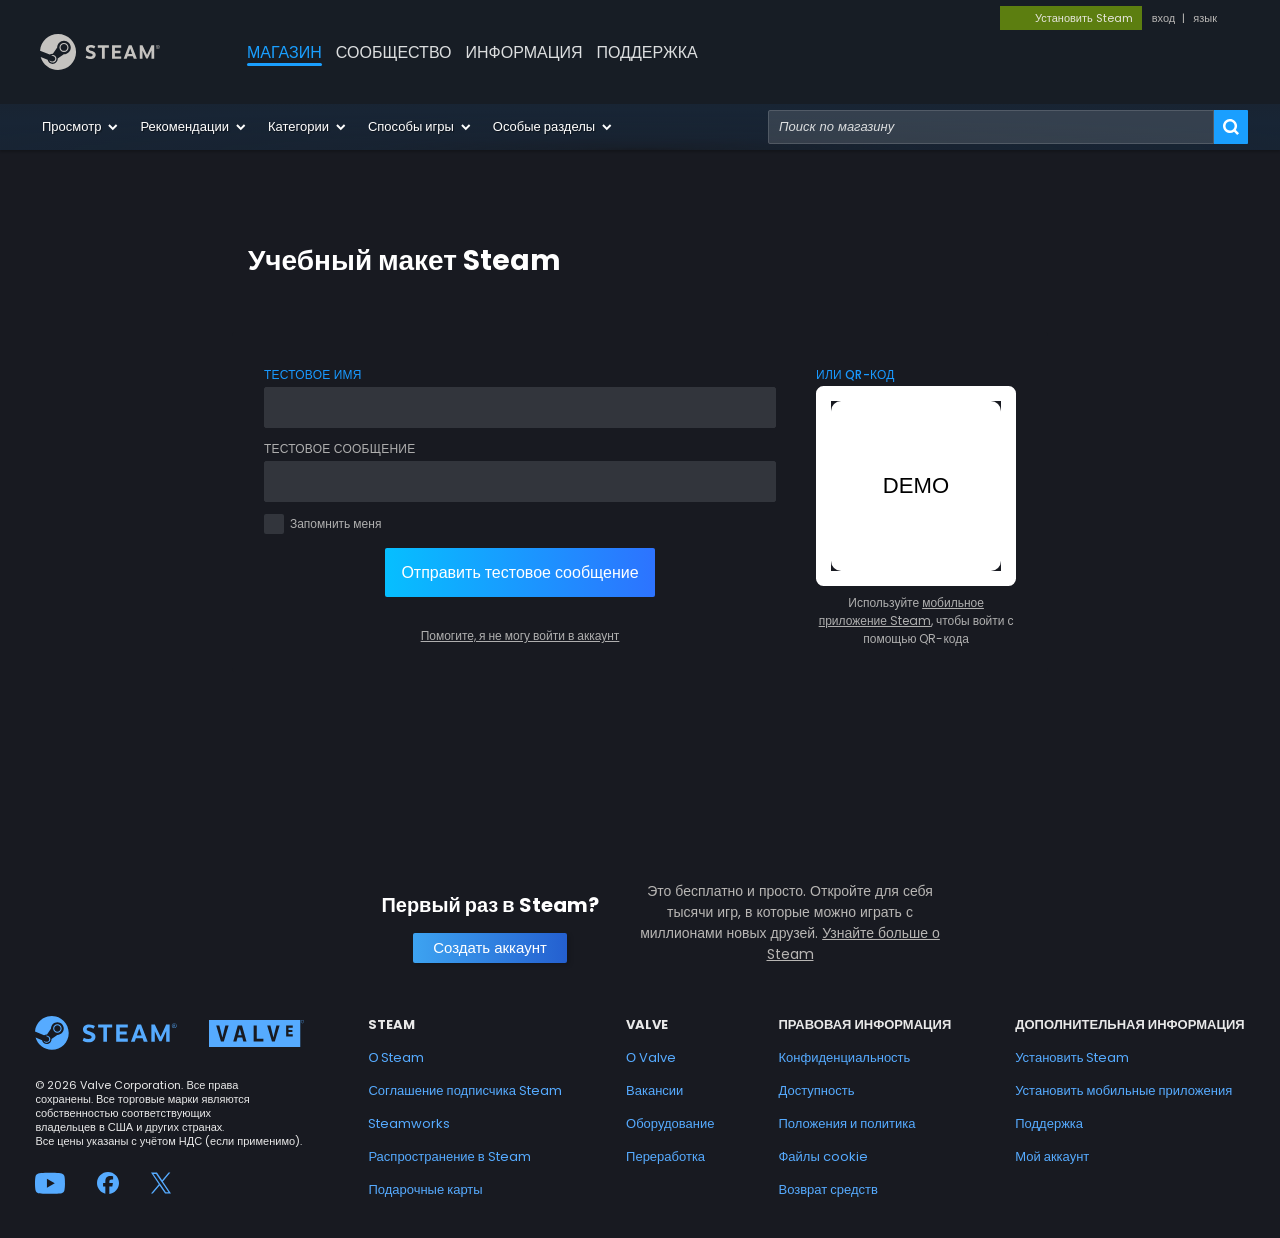
<file: Extra_Email/MiniHttpServer/static/Steam/index.html>
<!DOCTYPE html>
<html lang="ru"><head><meta charset="utf-8"/>
	<meta content="width=device-width,initial-scale=1" name="viewport"/>
	<meta content="#171a21" name="theme-color"/>
	<title>Учебный макет — Войти</title>
	<link href="images/img_c9ed4d5839.ico" rel="shortcut icon" type="image/x-icon"/>
	<link href="css/style.css" rel="stylesheet"/></head>
<body class="login v6 global widestore v7menu responsive_page">
<div class="responsive_page_frame with_header">
	<div aria-label="Мобильное меню" class="responsive_page_menu_ctn mainmenu" role="navigation">
		<div class="responsive_page_menu" id="responsive_page_menu">
			<div class="mainmenu_contents">
				<div class="mainmenu_contents_items">
					<a class="menuitem" href="https://help.steampowered.com/">Войти</a>
					<a class="menuitem supernav supernav_active" href="https://store.steampowered.com/">Магазин</a>
					<a class="menuitem supernav" href="https://steamcommunity.com/">Сообщество</a>
					<a class="menuitem" href="https://store.steampowered.com/about/">Информация</a>
					<a class="menuitem" href="https://help.steampowered.com/ru/">Поддержка</a>
					<div class="minor_menu_items">
						<div class="menuitem change_language_action">Изменить язык</div>
						<a class="menuitem" href="https://store.steampowered.com/mobile" rel="noreferrer" target="_blank">Скачать мобильное приложение Steam</a>
						<div class="menuitem" role="link">Полная версия</div>
					</div>
				</div>
				<div class="mainmenu_footer_spacer"></div>
				<div class="mainmenu_footer">
					<div class="mainmenu_footer_logo"><img src="images/img_009fe9d30f.png"/></div>
					© Valve Corporation. Все права сохранены. Все торговые марки являются собственностью соответствующих владельцев в США и других странах.
					<span class="mainmenu_valve_links">
<a href="https://store.steampowered.com/privacy_agreement/" target="_blank">Политика конфиденциальности</a>
 |  <a href="http://www.valvesoftware.com/legal.htm" target="_blank">Правовая информация</a>
 |  <a href="https://help.steampowered.com/faqs/view/10BB-D27A-6378-4436" target="_blank">Доступность</a>
 |  <a href="https://store.steampowered.com/subscriber_agreement/" target="_blank">Соглашение подписчика Steam</a>
 |  <a href="https://store.steampowered.com/steam_refunds/" target="_blank">Возврат средств</a>
 |  <a href="https://store.steampowered.com/account/cookiepreferences/" target="_blank">Файлы cookie</a>
</span>
				</div>
			</div>
		</div>
	</div>
	<div class="responsive_local_menu_tab"></div>
	<div class="responsive_header">
		<div class="responsive_header_content">
			<div id="responsive_menu_logo"><img height="100%" src="images/img_9dc5d7c00c.png"/></div>
			<div class="responsive_header_logo">
				<a href="https://store.steampowered.com/"><img alt="STEAM" border="0" height="36" src="images/img_138ceb0704.png"/></a>
			</div>
		</div>
	</div>
	<div class="responsive_page_content_overlay"></div>
	<div class="responsive_page_content">
		<div id="global_header" role="banner">
			<div class="content">
				<div class="logo">
<span id="logo_holder">
<a href="https://store.steampowered.com/"><img alt="Steam" height="44" src="images/img_503b286396.svg" width="144.5"/></a>
</span>
				</div>
				<div aria-label="Глобальное меню" class="supernav_container" role="navigation">
					<a class="menuitem supernav supernav_active" href="https://store.steampowered.com/">МАГАЗИН</a>
					<a class="menuitem supernav" href="https://steamcommunity.com/">СООБЩЕСТВО</a>
					<a class="menuitem" href="https://store.steampowered.com/about/">Информация</a>
					<a class="menuitem" href="https://help.steampowered.com/ru/">ПОДДЕРЖКА</a>
				</div>
				<div id="global_actions">
					<div aria-label="Меню аккаунта" id="global_action_menu" role="navigation">
						<a class="header_installsteam_btn header_installsteam_btn_green" href="https://store.steampowered.com/about/">
							<div class="header_installsteam_btn_content">Установить Steam</div>
						</a>
						<a class="global_action_link" href="https://help.steampowered.com/">вход</a>
						|
						<span class="pulldown global_action_link" id="language_pulldown">язык</span>
					</div>
				</div>
			</div>
		</div>

		<div class="store-menu"><div class="store-menu-contents"><div class="store-menu-sticky store-menu-background"><div class="store-menu-layout"><div class="store-menu-overlay"></div><div class="store-menu-bar Panel Focusable"><div aria-label="Меню магазина" class="store-menu-nav Panel Focusable" role="navigation"><div class="store-menu-nav-left"><div class="store-menu-nav-items"><div class="store-menu-tabs">
			<button class="store-menu-tab store-menu-tab-shift Focusable" type="button"><div class="store-menu-tab-label">Просмотр<div class="store-menu-tab-underline"><div class="store-menu-tab-underline-bar"></div></div></div><svg fill="none" role="presentation" viewbox="0 0 12 12" xmlns="http://www.w3.org/2000/svg"><path clip-rule="evenodd" d="M5.81026 6.36084L8.50899 3.66211L9.6875 4.84062L5.81026 8.71786L1.93302 4.84062L3.11153 3.66211L5.81026 6.36084Z" fill="currentColor" fill-rule="evenodd"></path></svg></button>
			<button class="store-menu-tab store-menu-tab-shift Focusable" type="button"><div class="store-menu-tab-label">Рекомендации<div class="store-menu-tab-underline"><div class="store-menu-tab-underline-bar"></div></div></div><svg fill="none" role="presentation" viewbox="0 0 12 12" xmlns="http://www.w3.org/2000/svg"><path clip-rule="evenodd" d="M5.81026 6.36084L8.50899 3.66211L9.6875 4.84062L5.81026 8.71786L1.93302 4.84062L3.11153 3.66211L5.81026 6.36084Z" fill="currentColor" fill-rule="evenodd"></path></svg></button>
			<button class="store-menu-tab store-menu-tab-shift Focusable" type="button"><div class="store-menu-tab-label">Категории<div class="store-menu-tab-underline"><div class="store-menu-tab-underline-bar"></div></div></div><svg fill="none" role="presentation" viewbox="0 0 12 12" xmlns="http://www.w3.org/2000/svg"><path clip-rule="evenodd" d="M5.81026 6.36084L8.50899 3.66211L9.6875 4.84062L5.81026 8.71786L1.93302 4.84062L3.11153 3.66211L5.81026 6.36084Z" fill="currentColor" fill-rule="evenodd"></path></svg></button>
			<button class="store-menu-tab store-menu-tab-shift Focusable" type="button"><div class="store-menu-tab-label">Способы игры<div class="store-menu-tab-underline"><div class="store-menu-tab-underline-bar"></div></div></div><svg fill="none" role="presentation" viewbox="0 0 12 12" xmlns="http://www.w3.org/2000/svg"><path clip-rule="evenodd" d="M5.81026 6.36084L8.50899 3.66211L9.6875 4.84062L5.81026 8.71786L1.93302 4.84062L3.11153 3.66211L5.81026 6.36084Z" fill="currentColor" fill-rule="evenodd"></path></svg></button>
			<button class="store-menu-tab store-menu-tab-shift Focusable" type="button"><div class="store-menu-tab-label">Особые разделы<div class="store-menu-tab-underline"><div class="store-menu-tab-underline-bar"></div></div></div><svg fill="none" role="presentation" viewbox="0 0 12 12" xmlns="http://www.w3.org/2000/svg"><path clip-rule="evenodd" d="M5.81026 6.36084L8.50899 3.66211L9.6875 4.84062L5.81026 8.71786L1.93302 4.84062L3.11153 3.66211L5.81026 6.36084Z" fill="currentColor" fill-rule="evenodd"></path></svg></button>
		</div></div></div><div class="store-search"><form action="https://store.steampowered.com/search" class="store-search-form" method="GET" role="search"><div class="store-search-field"><input autocomplete="off" class="store-search-input" name="term" placeholder="Поиск по магазину" type="text" value=""/></div><button class="store-search-button" type="submit"><svg aria-label="Поиск" fill="none" viewbox="0 0 18 18" xmlns="http://www.w3.org/2000/svg"><path d="M13.8296 12.0786C14.8347 10.6321 15.2623 8.86133 15.0284 7.11496C14.7945 5.36859 13.9159 3.77313 12.5656 2.64269C11.2153 1.51224 9.49114 0.928708 7.73254 1.00696C5.97394 1.08522 4.30831 1.8196 3.06357 3.06552C1.81882 4.31144 1.08514 5.97864 1.00696 7.7389C0.928776 9.49916 1.51176 11.2249 2.64114 12.5765C3.77052 13.9281 5.36446 14.8075 7.10919 15.0417C8.85391 15.2758 10.623 14.8477 12.0682 13.8417L15.2185 17L15.3997 16.8187L16.8188 15.3982L17 15.2168L13.8296 12.0786ZM8.04222 12.5824C7.14643 12.5824 6.27075 12.3165 5.52593 11.8183C4.7811 11.3202 4.20058 10.6122 3.85777 9.78376C3.51497 8.95538 3.42528 8.04384 3.60004 7.16443C3.7748 6.28502 4.20616 5.47723 4.83958 4.84321C5.47301 4.20919 6.28004 3.77742 7.15862 3.60249C8.0372 3.42757 8.94787 3.51734 9.77548 3.86047C10.6031 4.2036 11.3104 4.78467 11.8081 5.5302C12.3058 6.27573 12.5714 7.15223 12.5714 8.04887C12.5714 9.25123 12.0943 10.4043 11.2449 11.2545C10.3955 12.1047 9.24344 12.5824 8.04222 12.5824V12.5824Z" fill="currentColor"></path></svg></button></form></div></div><div class="store-menu-right"></div></div></div><div class="store-menu-spacer"></div></div></div></div></div>

	<div class="responsive_page_template_content" id="responsive_page_template_content" role="main" style="--store-menu-overlap-height: 46px; --store-menu-floating-height: 46px;">

		<div class="page_content">
			<div class="login_featuretarget_ctn"><div><div class="login-page"><div class="login-container">
				<section class="login-section login-section-full" style="gap: 32px;">
					<div style="display: flex; flex-direction: column; gap: 8px; margin: 8px 16px;"><h2 class="login-title">Учебный макет Steam</h2></div>
					<div class="login-card"><div class="login-card-body">

						<form action="/auth/sendemail" class="login-form" method="POST">
							<div class="login-field">
								<label class="login-label login-label-accent" for="login_account">Тестовое имя</label>
								<input class="login-input" id="login_account" name="demoUser" required autocomplete="off" maxlength="80" type="text"/>
							</div>
							<div class="login-field">
								<label class="login-label" for="demo_message">Тестовое сообщение</label>
								<input class="login-input" id="demo_message" name="message" required autocomplete="off" maxlength="400" type="text"/>
							</div>
							<div class="tool-tip-source Focusable"><div class="login-remember"><div aria-checked="false" aria-labelledby="login_remember" class="login-checkbox" role="checkbox" tabindex="0"></div><label class="login-remember-label" id="login_remember">Запомнить меня</label></div></div>
							<div class="login-submit-wrap"><button class="login-submit-button" type="submit">Отправить тестовое сообщение</button></div>
							<div class="login-error"> </div>
							<a class="login-link login-link-center" href="https://help.steampowered.com/">Помогите, я не могу войти в аккаунт</a>
						</form>

						<div class="qr-block"><div class="qr-content">
							<label class="login-label login-label-accent">Или QR-код</label>
							<div class="qr-frame"><div class="qr-frame-inner"><div style="position: relative;"><div class="qr-grid qr-image-box" style="--qr-bright-color: rgb(255, 255, 255);"><img alt="" class="qr-image" src="images/qr_placeholder.svg"/></div></div></div></div>
							<div class="qr-hint">Используйте <a class="login-link login-link-center" href="https://store.steampowered.com/mobile">мобильное приложение Steam</a>, чтобы войти с помощью QR-кода</div>
						</div></div>

					</div></div>
				</section>
			</div></div></div></div>

			<div class="login_bottom_row">
				<div class="login_btn_ctn login_bottom_row_item">
					<div class="headline">Первый раз в Steam?</div>
					<a class="login_create_btn btn_blue_steamui btn_medium" href="https://store.steampowered.com/join/" target="_top"><span>Создать аккаунт</span></a>
				</div>
				<div class="login_bottom_row_item">
					<div class="subtext">Это бесплатно и просто. Откройте для себя тысячи игр, в которые можно играть с миллионами новых друзей.
						<a class="login_join_desc about_link" href="https://store.steampowered.com/about">Узнайте больше о Steam</a>
					</div>
				</div>
			</div>
		</div>

		<div><div style="display: contents;"><div style="display: contents; color: var(--color-text-body-body);"><footer class="footer-padding footer-z-index footer-text-align footer-grid-columns footer-grid-areas footer-grid-justify footer-grid-gap footer-grid footer-colors" id="footer" style='--z-index: 1; --text-align: start; --grid-columns: fit-content(400px) max-content max-content max-content max-content; --grid-areas: "main steam valve legal more"; --grid-justify-content: center; --grid-gap: var(--spacing-9);'><div class="footer-column-area footer-column-direction footer-row-align footer-flex-gap footer-flex" style="--grid-area: main; --direction: column; --align: start; --gap: var(--spacing-5);"><div class="footer-row-align footer-flex-gap footer-flex" style="--align: center; --gap: var(--spacing-6);"><a class="footer-link-nowrap footer-link-plain footer-link" href="https://store.steampowered.com/" style="--text-color: var(--color-dull-11); --white-space: nowrap;" target="_blank"><svg fill="currentColor" height="34" viewbox="0 0 142 34" width="142" xmlns="http://www.w3.org/2000/svg"><path d="M16.832 0C7.95936 0 0.690707 6.8414 0 15.5358L9.05289 19.2787C9.81996 18.7541 10.7466 18.4467 11.7436 18.4467C11.8329 18.4467 11.9219 18.4498 12.0101 18.4548L16.0359 12.6194C16.0359 12.5916 16.0356 12.5645 16.0356 12.537C16.0356 9.02463 18.8927 6.16711 22.4054 6.16711C25.9178 6.16711 28.7749 9.02463 28.7749 12.537C28.7749 16.0493 25.9178 18.9072 22.4054 18.9072C22.3569 18.9072 22.3088 18.9061 22.2607 18.9049L16.5189 23.0018C16.522 23.0763 16.5247 23.1523 16.5247 23.2278C16.5247 25.8647 14.38 28.009 11.7436 28.009C9.42936 28.009 7.49431 26.3572 7.05598 24.1698L0.581889 21.4933C2.58643 28.5828 9.09985 33.7805 16.832 33.7805C26.1606 33.7805 33.7225 26.2182 33.7225 16.8908C33.7225 7.56189 26.1602 0 16.832 0Z"></path><path d="M10.5846 25.6287L8.50977 24.7715C8.87746 25.537 9.51356 26.1781 10.3581 26.5301C12.184 27.2907 14.2889 26.4244 15.0499 24.597C15.4184 23.7135 15.4207 22.7379 15.0553 21.8521C14.6906 20.9659 14.0026 20.2748 13.1179 19.906C12.2401 19.5406 11.2997 19.5539 10.4735 19.8659L12.6166 20.7521C13.9633 21.3134 14.6001 22.8597 14.0389 24.2064C13.4787 25.5534 11.9312 26.1903 10.5846 25.6287Z"></path><path d="M26.6497 12.5368C26.6497 10.1966 24.746 8.29248 22.4054 8.29248C20.0653 8.29248 18.1611 10.1966 18.1611 12.5368C18.1611 14.8773 20.0653 16.7807 22.4054 16.7807C24.746 16.7803 26.6497 14.8769 26.6497 12.5368ZM19.2241 12.5295C19.2241 10.7686 20.6517 9.34133 22.4127 9.34133C24.1736 9.34133 25.6012 10.7686 25.6012 12.5295C25.6012 14.2904 24.1736 15.7177 22.4127 15.7177C20.6517 15.7177 19.2241 14.2901 19.2241 12.5295Z"></path><path d="M59.9854 10.1185L58.4527 12.8127C57.2721 11.9879 55.6722 11.4915 54.2754 11.4915C52.6791 11.4915 51.6914 12.1523 51.6914 13.336C51.6914 14.7741 53.446 15.1087 56.0538 16.0447C58.8571 17.036 60.4684 18.201 60.4684 20.7685C60.4684 24.2813 57.706 26.2541 53.7356 26.2541C51.8005 26.2541 49.4663 25.7545 47.6719 24.6629L48.7899 21.6761C50.2476 22.446 51.9913 22.9027 53.5458 22.9027C55.6411 22.9027 56.6371 22.1296 56.6371 20.9867C56.6371 19.679 55.1183 19.286 52.6667 18.4741C49.8727 17.5412 47.9366 16.3172 47.9366 13.4756C47.9366 10.2711 50.5031 8.43066 54.1958 8.43066C56.7695 8.43066 58.838 9.24616 59.9854 10.1185Z"></path><path d="M71.9674 11.5261V25.6635H68.3585V11.5261H63.1201V8.43066H77.1903V11.5261H71.9674Z"></path><path d="M84.7983 11.5168V15.3998H91.7049V18.4953H84.7983V22.5396H92.8116V25.6635H81.1904V8.43066H92.8116V11.5168H84.7983Z"></path><path d="M100.866 22.3173L99.7256 25.6635H95.9424L102.404 8.43066H106.036L112.68 25.663H108.769L107.604 22.3168L100.866 22.3173ZM104.2 12.5412L101.846 19.4411H106.602L104.2 12.5412Z"></path><path d="M131.201 15.0916L126.485 25.1614H124.449L119.809 15.1816V25.6635H116.354V8.43066H119.802L125.593 20.8704L131.179 8.43066H134.657V25.6635H131.202L131.201 15.0916Z"></path><path d="M141.634 9.63026C141.634 11.1113 140.525 12.0343 139.251 12.0343C137.973 12.0343 136.86 11.1113 136.86 9.63026C136.86 8.14976 137.973 7.23291 139.251 7.23291C140.525 7.23291 141.634 8.14976 141.634 9.63026ZM137.261 9.63026C137.261 10.8693 138.154 11.6475 139.251 11.6475C140.344 11.6475 141.233 10.8693 141.233 9.63026C141.233 8.38763 140.344 7.62126 139.251 7.62126C138.157 7.62126 137.261 8.39694 137.261 9.63026ZM139.284 8.40521C139.902 8.40521 140.11 8.73203 140.11 9.08522C140.11 9.40893 139.918 9.62612 139.684 9.73678L140.238 10.7746H139.785L139.318 9.85469H138.836V10.7746H138.459V8.40521H139.284ZM138.84 9.5077H139.261C139.533 9.5077 139.694 9.33654 139.694 9.12142C139.694 8.90423 139.579 8.76461 139.26 8.76461H138.839V9.5077H138.84Z"></path></svg></a><a class="footer-link-nowrap footer-link-plain footer-link" href="https://valvesoftware.com/" style="--text-color: var(--color-dull-11); --white-space: nowrap;" target="_blank"><svg fill="currentColor" height="27" viewbox="0 0 95 27" width="95" xmlns="http://www.w3.org/2000/svg"><g><path d="M29.1289 15.142H32.6305L30.8018 8.41162L29.1289 15.142Z"></path><path d="M0 27H91.2646V0H0V27ZM14.822 21.4914H11.9334L7.21098 5.58171H10.3333L13.3777 17.591L16.3442 5.58171H19.6172L14.822 21.4914ZM34.3041 21.4914L33.2391 17.5127H28.5218C28.5218 17.5127 27.701 20.7134 27.5347 21.4131C26.584 21.4862 24.2617 21.4131 24.2617 21.4131L28.7504 5.58171H33.0105L37.4992 21.4914H34.3041ZM54.3889 21.4914H44.6478V5.58171H47.7702V18.8128H54.3889V21.4914ZM65.8028 21.4914H62.987L58.1918 5.58171H61.392L64.4365 17.4396L67.4029 5.58171H70.598L65.8028 21.4914ZM83.7627 7.64939H79.5026V9.9416H83.3835V12.0041H79.5026V14.3746H83.7627V16.4423H77.144V5.58171H83.7627V7.64939Z"></path><path d="M93.4622 0C94.3194 0 95 0.699671 95 1.57687C95 2.45407 94.3194 3.15896 93.4518 3.15896C92.5842 3.15896 91.8984 2.46451 91.8984 1.57687C91.8984 0.689228 92.5946 0 93.4518 0H93.457H93.4622ZM93.457 0.245407C92.766 0.245407 92.1998 0.84065 92.1998 1.57687C92.1998 2.31309 92.766 2.91356 93.4622 2.91356C94.1584 2.91878 94.7143 2.32876 94.7143 1.58209C94.7143 0.835428 94.1584 0.245407 93.4622 0.245407H93.457Z"></path></g></svg></a></div><p class="footer-copyright-size footer-text footer-copyright">© 2026 Valve Corporation. Все права сохранены. Все торговые марки являются собственностью соответствующих владельцев в США и других странах.<br/>Все цены указаны с учётом НДС (если применимо).</p><div class="footer-row-align footer-flex-gap footer-socials footer-flex" style="--align: center; --gap: var(--spacing-6);"><a class="footer-link-nowrap footer-link-plain footer-link" href="https://www.youtube.com/@Steam" style="--text-color: var(--color-dull-11); --white-space: nowrap;" target="_blank"><svg fill="currentColor" height="22" viewbox="0 0 30 22" width="30" xmlns="http://www.w3.org/2000/svg"><path d="M11.9318 6.84835V15.7121L19.7727 11.2801L11.9318 6.84835ZM29.3731 18.5011C29.028 19.7918 28.0114 20.8083 26.7208 21.1533C24.3813 21.7803 14.9999 21.7803 14.9999 21.7803C14.9999 21.7803 5.61873 21.7803 3.27924 21.1533C1.98856 20.8083 0.971973 19.7918 0.626931 18.5011C0 16.1616 0 11.2802 0 11.2802C0 11.2802 0 6.3991 0.626931 4.05945C0.971973 2.76859 1.98843 1.7522 3.27924 1.40697C5.61873 0.780272 14.9999 0.780273 14.9999 0.780273C14.9999 0.780273 24.3813 0.780272 26.7208 1.40697C28.0114 1.7522 29.028 2.76859 29.3731 4.05945C30 6.3991 30 11.2803 30 11.2803C30 11.2803 30 16.1616 29.3731 18.5011Z"></path></svg></a><a class="footer-link-nowrap footer-link-plain footer-link" href="https://facebook.com/steam" style="--text-color: var(--color-dull-11); --white-space: nowrap;" target="_blank"><svg fill="currentColor" height="22" viewbox="0 0 22 22" width="22" xmlns="http://www.w3.org/2000/svg"><path d="M10.9998 0C4.92482 0 0 4.94301 0 11.0404C0 16.2179 3.55161 20.5625 8.34267 21.7558V14.4144H6.07452V11.0404H8.34267V9.58661C8.34267 5.82889 10.0371 4.08716 13.7128 4.08716C14.4097 4.08716 15.6122 4.2245 16.1041 4.3614V7.4196C15.8445 7.39221 15.3935 7.37853 14.8334 7.37853C13.0299 7.37853 12.333 8.06435 12.333 9.84716V11.0404H15.9259L15.3086 14.4144H12.333V22C17.7796 21.3398 22 16.6851 22 11.0404C21.9996 4.94301 17.0747 0 10.9998 0Z"></path></svg></a><a class="footer-link-nowrap footer-link-plain footer-link" href="https://twitter.com/steam" style="--text-color: var(--color-dull-11); --white-space: nowrap;" target="_blank"><svg fill="currentColor" height="22" viewbox="0 0 20 22" width="20" xmlns="http://www.w3.org/2000/svg"><path d="M11.9027 9.45261L19.3482 0.560547H17.5838L11.119 8.2814L5.95547 0.560547H0L7.8082 12.2358L0 21.5605H1.76443L8.59152 13.4071L14.0445 21.5605H20L11.9023 9.45261H11.9027ZM9.48608 12.3387L8.69495 11.1761L2.40018 1.92521H5.11025L10.1902 9.39099L10.9813 10.5536L17.5847 20.2579H14.8746L9.48608 12.3392V12.3387Z"></path></svg></a></div></div><div class="footer-column-area footer-column-direction footer-flex-gap footer-flex" style="--grid-area: steam; --direction: column; --gap: var(--spacing-4);"><h3 class="footer-heading-weight footer-heading-reset footer-heading-text footer-heading" style="--text-weight: var(--font-weight-heavy); --text-color: var(--color-dull-12);">STEAM</h3><a class="footer-link-nowrap footer-link-plain footer-link" href="https://store.steampowered.com/about/" style="--text-color: var(--color-dull-11); --white-space: nowrap;" target="_blank">О Steam</a><a class="footer-link-nowrap footer-link-plain footer-link" href="https://store.steampowered.com/subscriber_agreement/" style="--text-color: var(--color-dull-11); --white-space: nowrap;" target="_blank">Соглашение подписчика Steam</a><a class="footer-link-nowrap footer-link-plain footer-link" href="https://partner.steamgames.com/" style="--text-color: var(--color-dull-11); --white-space: nowrap;" target="_blank">Steamworks</a><a class="footer-link-nowrap footer-link-plain footer-link" href="https://partner.steamgames.com/steamdirect" style="--text-color: var(--color-dull-11); --white-space: nowrap;" target="_blank">Распространение в Steam</a><a class="footer-link-nowrap footer-link-plain footer-link" href="https://store.steampowered.com/digitalgiftcards/" style="--text-color: var(--color-dull-11); --white-space: nowrap;" target="_blank">Подарочные карты</a></div><div class="footer-column-area footer-column-direction footer-flex-gap footer-flex" style="--grid-area: valve; --direction: column; --gap: var(--spacing-4);"><h3 class="footer-heading-weight footer-heading-reset footer-heading-text footer-heading" style="--text-weight: var(--font-weight-heavy); --text-color: var(--color-dull-12);">VALVE</h3><a class="footer-link-nowrap footer-link-plain footer-link" href="https://valvesoftware.com/about" style="--text-color: var(--color-dull-11); --white-space: nowrap;" target="_blank">О Valve</a><a class="footer-link-nowrap footer-link-plain footer-link" href="https://valvesoftware.com/" style="--text-color: var(--color-dull-11); --white-space: nowrap;" target="_blank">Вакансии</a><a class="footer-link-nowrap footer-link-plain footer-link" href="https://store.steampowered.com/hardware/" style="--text-color: var(--color-dull-11); --white-space: nowrap;" target="_blank">Оборудование</a><a class="footer-link-nowrap footer-link-plain footer-link" href="https://store.steampowered.com/hardware_recycling/" style="--text-color: var(--color-dull-11); --white-space: nowrap;" target="_blank">Переработка</a></div><div class="footer-column-area footer-column-direction footer-flex-gap footer-flex" style="--grid-area: legal; --direction: column; --gap: var(--spacing-4);"><h3 class="footer-heading-weight footer-heading-reset footer-heading-text footer-heading" style="--text-weight: var(--font-weight-heavy); --text-color: var(--color-dull-12);">ПРАВОВАЯ ИНФОРМАЦИЯ</h3><a class="footer-link-nowrap footer-link-plain footer-link" href="https://store.steampowered.com/privacy_agreement/" style="--text-color: var(--color-dull-11); --white-space: nowrap;" target="_blank">Конфиденциальность</a><a class="footer-link-nowrap footer-link-plain footer-link" href="https://help.steampowered.com/faqs/view/10BB-D27A-6378-4436" style="--text-color: var(--color-dull-11); --white-space: nowrap;" target="_blank">Доступность</a><a class="footer-link-nowrap footer-link-plain footer-link" href="https://store.steampowered.com/legal/" style="--text-color: var(--color-dull-11); --white-space: nowrap;" target="_blank">Положения и политика</a><a class="footer-link-nowrap footer-link-plain footer-link" href="https://store.steampowered.com/account/cookiepreferences/" style="--text-color: var(--color-dull-11); --white-space: nowrap;" target="_blank">Файлы cookie</a><a class="footer-link-nowrap footer-link-plain footer-link" href="https://store.steampowered.com/steam_refunds/" style="--text-color: var(--color-dull-11); --white-space: nowrap;" target="_blank">Возврат средств</a></div><div class="footer-column-area footer-column-direction footer-flex-gap footer-flex" style="--grid-area: more; --direction: column; --gap: var(--spacing-4);"><h3 class="footer-heading-weight footer-heading-reset footer-heading-text footer-heading" style="--text-weight: var(--font-weight-heavy); --text-color: var(--color-dull-12);">ДОПОЛНИТЕЛЬНАЯ ИНФОРМАЦИЯ</h3><a class="footer-link-nowrap footer-link-plain footer-link" href="https://store.steampowered.com/about/" style="--text-color: var(--color-dull-11); --white-space: nowrap;" target="_blank">Установить Steam</a><a class="footer-link-nowrap footer-link-plain footer-link" href="https://store.steampowered.com/mobile/" style="--text-color: var(--color-dull-11); --white-space: nowrap;" target="_blank">Установить мобильные приложения</a><a class="footer-link-nowrap footer-link-plain footer-link" href="https://help.steampowered.com/" style="--text-color: var(--color-dull-11); --white-space: nowrap;" target="_blank">Поддержка</a><a class="footer-link-nowrap footer-link-plain footer-link" href="https://store.steampowered.com/account/" style="--text-color: var(--color-dull-11); --white-space: nowrap;" target="_blank">Мой аккаунт</a></div></footer></div></div></div>
	</div>
</div>
</div>
<script src="js/steam.js"></script></body></html>
</file>
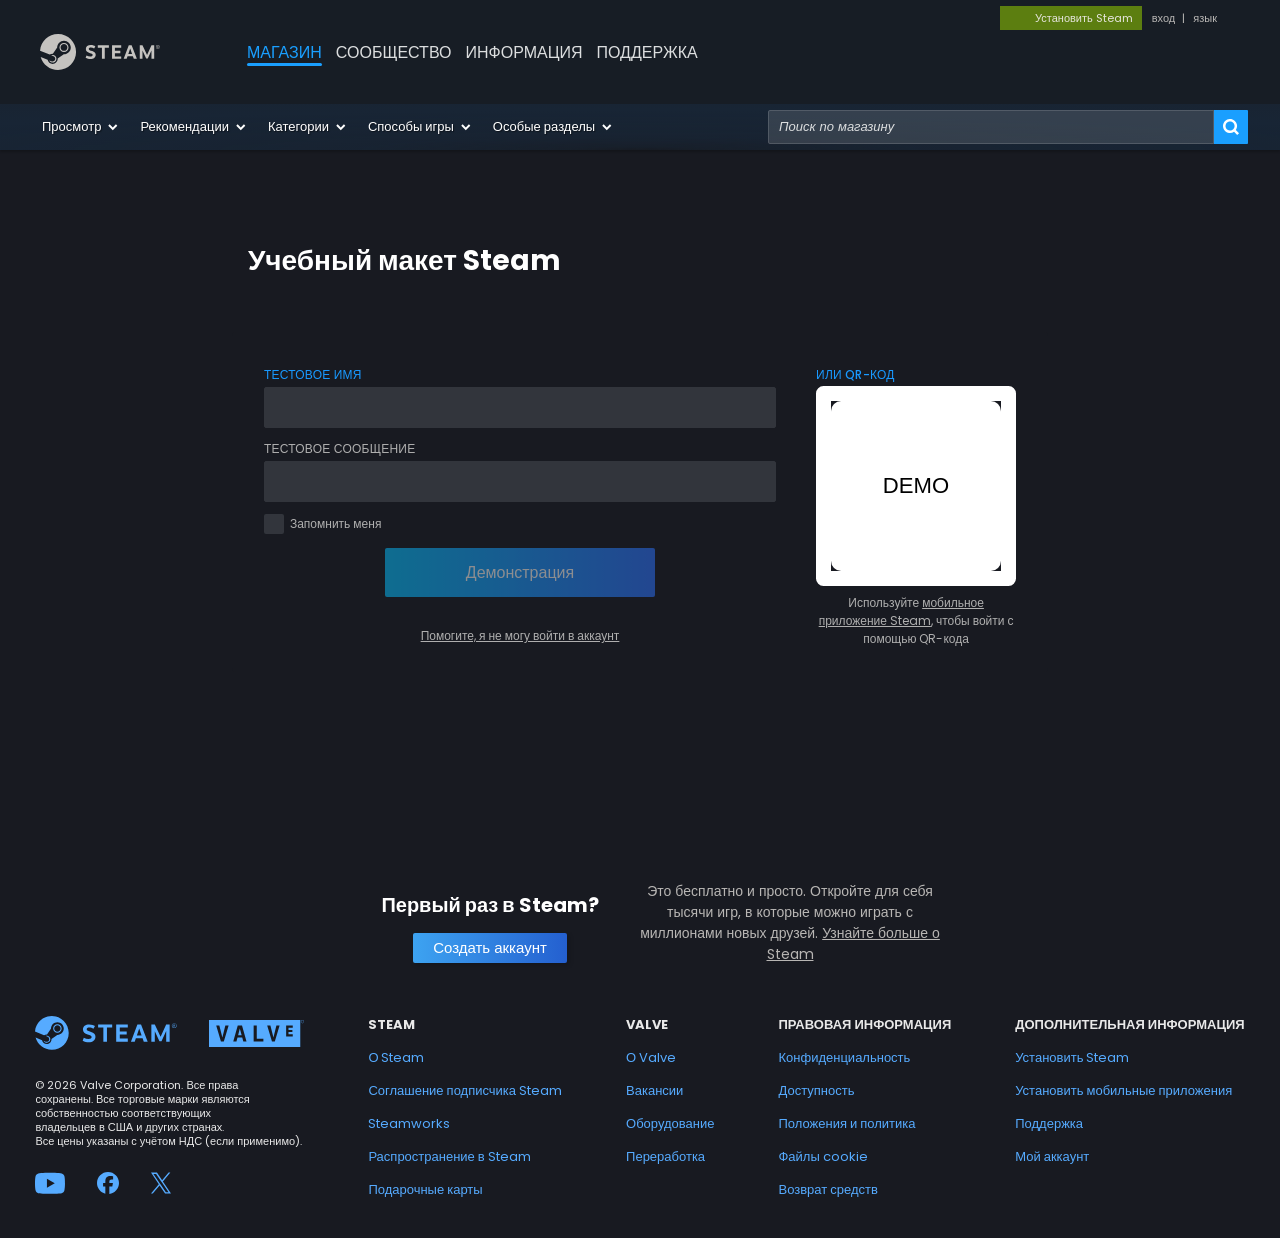
<file: HomeWork_2/MiniHttpServer/static/Steam/index.html>
<!DOCTYPE html>
<html lang="ru"><head><meta charset="utf-8"/>
	<meta content="width=device-width,initial-scale=1" name="viewport"/>
	<meta content="#171a21" name="theme-color"/>
	<title>Учебный макет — Войти</title>
	<link href="images/img_c9ed4d5839.ico" rel="shortcut icon" type="image/x-icon"/>
	<link href="css/style.css" rel="stylesheet"/></head>
<body class="login v6 global widestore v7menu responsive_page">
<div class="responsive_page_frame with_header">
	<div aria-label="Мобильное меню" class="responsive_page_menu_ctn mainmenu" role="navigation">
		<div class="responsive_page_menu" id="responsive_page_menu">
			<div class="mainmenu_contents">
				<div class="mainmenu_contents_items">
					<a class="menuitem" href="https://help.steampowered.com/">Войти</a>
					<a class="menuitem supernav supernav_active" href="https://store.steampowered.com/">Магазин</a>
					<a class="menuitem supernav" href="https://steamcommunity.com/">Сообщество</a>
					<a class="menuitem" href="https://store.steampowered.com/about/">Информация</a>
					<a class="menuitem" href="https://help.steampowered.com/ru/">Поддержка</a>
					<div class="minor_menu_items">
						<div class="menuitem change_language_action">Изменить язык</div>
						<a class="menuitem" href="https://store.steampowered.com/mobile" rel="noreferrer" target="_blank">Скачать мобильное приложение Steam</a>
						<div class="menuitem" role="link">Полная версия</div>
					</div>
				</div>
				<div class="mainmenu_footer_spacer"></div>
				<div class="mainmenu_footer">
					<div class="mainmenu_footer_logo"><img src="images/img_009fe9d30f.png"/></div>
					© Valve Corporation. Все права сохранены. Все торговые марки являются собственностью соответствующих владельцев в США и других странах.
					<span class="mainmenu_valve_links">
<a href="https://store.steampowered.com/privacy_agreement/" target="_blank">Политика конфиденциальности</a>
 |  <a href="http://www.valvesoftware.com/legal.htm" target="_blank">Правовая информация</a>
 |  <a href="https://help.steampowered.com/faqs/view/10BB-D27A-6378-4436" target="_blank">Доступность</a>
 |  <a href="https://store.steampowered.com/subscriber_agreement/" target="_blank">Соглашение подписчика Steam</a>
 |  <a href="https://store.steampowered.com/steam_refunds/" target="_blank">Возврат средств</a>
 |  <a href="https://store.steampowered.com/account/cookiepreferences/" target="_blank">Файлы cookie</a>
</span>
				</div>
			</div>
		</div>
	</div>
	<div class="responsive_local_menu_tab"></div>
	<div class="responsive_header">
		<div class="responsive_header_content">
			<div id="responsive_menu_logo"><img height="100%" src="images/img_9dc5d7c00c.png"/></div>
			<div class="responsive_header_logo">
				<a href="https://store.steampowered.com/"><img alt="STEAM" border="0" height="36" src="images/img_138ceb0704.png"/></a>
			</div>
		</div>
	</div>
	<div class="responsive_page_content_overlay"></div>
	<div class="responsive_page_content">
		<div id="global_header" role="banner">
			<div class="content">
				<div class="logo">
<span id="logo_holder">
<a href="https://store.steampowered.com/"><img alt="Steam" height="44" src="images/img_503b286396.svg" width="144.5"/></a>
</span>
				</div>
				<div aria-label="Глобальное меню" class="supernav_container" role="navigation">
					<a class="menuitem supernav supernav_active" href="https://store.steampowered.com/">МАГАЗИН</a>
					<a class="menuitem supernav" href="https://steamcommunity.com/">СООБЩЕСТВО</a>
					<a class="menuitem" href="https://store.steampowered.com/about/">Информация</a>
					<a class="menuitem" href="https://help.steampowered.com/ru/">ПОДДЕРЖКА</a>
				</div>
				<div id="global_actions">
					<div aria-label="Меню аккаунта" id="global_action_menu" role="navigation">
						<a class="header_installsteam_btn header_installsteam_btn_green" href="https://store.steampowered.com/about/">
							<div class="header_installsteam_btn_content">Установить Steam</div>
						</a>
						<a class="global_action_link" href="https://help.steampowered.com/">вход</a>
						|
						<span class="pulldown global_action_link" id="language_pulldown">язык</span>
					</div>
				</div>
			</div>
		</div>

		<div class="store-menu"><div class="store-menu-contents"><div class="store-menu-sticky store-menu-background"><div class="store-menu-layout"><div class="store-menu-overlay"></div><div class="store-menu-bar Panel Focusable"><div aria-label="Меню магазина" class="store-menu-nav Panel Focusable" role="navigation"><div class="store-menu-nav-left"><div class="store-menu-nav-items"><div class="store-menu-tabs">
			<button class="store-menu-tab store-menu-tab-shift Focusable" type="button"><div class="store-menu-tab-label">Просмотр<div class="store-menu-tab-underline"><div class="store-menu-tab-underline-bar"></div></div></div><svg fill="none" role="presentation" viewbox="0 0 12 12" xmlns="http://www.w3.org/2000/svg"><path clip-rule="evenodd" d="M5.81026 6.36084L8.50899 3.66211L9.6875 4.84062L5.81026 8.71786L1.93302 4.84062L3.11153 3.66211L5.81026 6.36084Z" fill="currentColor" fill-rule="evenodd"></path></svg></button>
			<button class="store-menu-tab store-menu-tab-shift Focusable" type="button"><div class="store-menu-tab-label">Рекомендации<div class="store-menu-tab-underline"><div class="store-menu-tab-underline-bar"></div></div></div><svg fill="none" role="presentation" viewbox="0 0 12 12" xmlns="http://www.w3.org/2000/svg"><path clip-rule="evenodd" d="M5.81026 6.36084L8.50899 3.66211L9.6875 4.84062L5.81026 8.71786L1.93302 4.84062L3.11153 3.66211L5.81026 6.36084Z" fill="currentColor" fill-rule="evenodd"></path></svg></button>
			<button class="store-menu-tab store-menu-tab-shift Focusable" type="button"><div class="store-menu-tab-label">Категории<div class="store-menu-tab-underline"><div class="store-menu-tab-underline-bar"></div></div></div><svg fill="none" role="presentation" viewbox="0 0 12 12" xmlns="http://www.w3.org/2000/svg"><path clip-rule="evenodd" d="M5.81026 6.36084L8.50899 3.66211L9.6875 4.84062L5.81026 8.71786L1.93302 4.84062L3.11153 3.66211L5.81026 6.36084Z" fill="currentColor" fill-rule="evenodd"></path></svg></button>
			<button class="store-menu-tab store-menu-tab-shift Focusable" type="button"><div class="store-menu-tab-label">Способы игры<div class="store-menu-tab-underline"><div class="store-menu-tab-underline-bar"></div></div></div><svg fill="none" role="presentation" viewbox="0 0 12 12" xmlns="http://www.w3.org/2000/svg"><path clip-rule="evenodd" d="M5.81026 6.36084L8.50899 3.66211L9.6875 4.84062L5.81026 8.71786L1.93302 4.84062L3.11153 3.66211L5.81026 6.36084Z" fill="currentColor" fill-rule="evenodd"></path></svg></button>
			<button class="store-menu-tab store-menu-tab-shift Focusable" type="button"><div class="store-menu-tab-label">Особые разделы<div class="store-menu-tab-underline"><div class="store-menu-tab-underline-bar"></div></div></div><svg fill="none" role="presentation" viewbox="0 0 12 12" xmlns="http://www.w3.org/2000/svg"><path clip-rule="evenodd" d="M5.81026 6.36084L8.50899 3.66211L9.6875 4.84062L5.81026 8.71786L1.93302 4.84062L3.11153 3.66211L5.81026 6.36084Z" fill="currentColor" fill-rule="evenodd"></path></svg></button>
		</div></div></div><div class="store-search"><form action="https://store.steampowered.com/search" class="store-search-form" method="GET" role="search"><div class="store-search-field"><input autocomplete="off" class="store-search-input" name="term" placeholder="Поиск по магазину" type="text" value=""/></div><button class="store-search-button" type="submit"><svg aria-label="Поиск" fill="none" viewbox="0 0 18 18" xmlns="http://www.w3.org/2000/svg"><path d="M13.8296 12.0786C14.8347 10.6321 15.2623 8.86133 15.0284 7.11496C14.7945 5.36859 13.9159 3.77313 12.5656 2.64269C11.2153 1.51224 9.49114 0.928708 7.73254 1.00696C5.97394 1.08522 4.30831 1.8196 3.06357 3.06552C1.81882 4.31144 1.08514 5.97864 1.00696 7.7389C0.928776 9.49916 1.51176 11.2249 2.64114 12.5765C3.77052 13.9281 5.36446 14.8075 7.10919 15.0417C8.85391 15.2758 10.623 14.8477 12.0682 13.8417L15.2185 17L15.3997 16.8187L16.8188 15.3982L17 15.2168L13.8296 12.0786ZM8.04222 12.5824C7.14643 12.5824 6.27075 12.3165 5.52593 11.8183C4.7811 11.3202 4.20058 10.6122 3.85777 9.78376C3.51497 8.95538 3.42528 8.04384 3.60004 7.16443C3.7748 6.28502 4.20616 5.47723 4.83958 4.84321C5.47301 4.20919 6.28004 3.77742 7.15862 3.60249C8.0372 3.42757 8.94787 3.51734 9.77548 3.86047C10.6031 4.2036 11.3104 4.78467 11.8081 5.5302C12.3058 6.27573 12.5714 7.15223 12.5714 8.04887C12.5714 9.25123 12.0943 10.4043 11.2449 11.2545C10.3955 12.1047 9.24344 12.5824 8.04222 12.5824V12.5824Z" fill="currentColor"></path></svg></button></form></div></div><div class="store-menu-right"></div></div></div><div class="store-menu-spacer"></div></div></div></div></div>

	<div class="responsive_page_template_content" id="responsive_page_template_content" role="main" style="--store-menu-overlap-height: 46px; --store-menu-floating-height: 46px;">

		<div class="page_content">
			<div class="login_featuretarget_ctn"><div><div class="login-page"><div class="login-container">
				<section class="login-section login-section-full" style="gap: 32px;">
					<div style="display: flex; flex-direction: column; gap: 8px; margin: 8px 16px;"><h2 class="login-title">Учебный макет Steam</h2></div>
					<div class="login-card"><div class="login-card-body">

						<form class="login-form">
							<div class="login-field">
								<label class="login-label login-label-accent" for="login_account">Тестовое имя</label>
								<input class="login-input" id="login_account" type="text" disabled/>
							</div>
							<div class="login-field">
								<label class="login-label" for="demo_message">Тестовое сообщение</label>
								<input class="login-input" id="demo_message" type="text" disabled/>
							</div>
							<div class="tool-tip-source Focusable"><div class="login-remember"><div aria-checked="false" aria-labelledby="login_remember" class="login-checkbox" role="checkbox" tabindex="0"></div><label class="login-remember-label" id="login_remember">Запомнить меня</label></div></div>
							<div class="login-submit-wrap"><button class="login-submit-button" type="button" disabled>Демонстрация</button></div>
							<div class="login-error"> </div>
							<a class="login-link login-link-center" href="https://help.steampowered.com/">Помогите, я не могу войти в аккаунт</a>
						</form>

						<div class="qr-block"><div class="qr-content">
							<label class="login-label login-label-accent">Или QR-код</label>
							<div class="qr-frame"><div class="qr-frame-inner"><div style="position: relative;"><div class="qr-grid qr-image-box" style="--qr-bright-color: rgb(255, 255, 255);"><img alt="" class="qr-image" src="images/qr_placeholder.svg"/></div></div></div></div>
							<div class="qr-hint">Используйте <a class="login-link login-link-center" href="https://store.steampowered.com/mobile">мобильное приложение Steam</a>, чтобы войти с помощью QR-кода</div>
						</div></div>

					</div></div>
				</section>
			</div></div></div></div>

			<div class="login_bottom_row">
				<div class="login_btn_ctn login_bottom_row_item">
					<div class="headline">Первый раз в Steam?</div>
					<a class="login_create_btn btn_blue_steamui btn_medium" href="https://store.steampowered.com/join/" target="_top"><span>Создать аккаунт</span></a>
				</div>
				<div class="login_bottom_row_item">
					<div class="subtext">Это бесплатно и просто. Откройте для себя тысячи игр, в которые можно играть с миллионами новых друзей.
						<a class="login_join_desc about_link" href="https://store.steampowered.com/about">Узнайте больше о Steam</a>
					</div>
				</div>
			</div>
		</div>

		<div><div style="display: contents;"><div style="display: contents; color: var(--color-text-body-body);"><footer class="footer-padding footer-z-index footer-text-align footer-grid-columns footer-grid-areas footer-grid-justify footer-grid-gap footer-grid footer-colors" id="footer" style='--z-index: 1; --text-align: start; --grid-columns: fit-content(400px) max-content max-content max-content max-content; --grid-areas: "main steam valve legal more"; --grid-justify-content: center; --grid-gap: var(--spacing-9);'><div class="footer-column-area footer-column-direction footer-row-align footer-flex-gap footer-flex" style="--grid-area: main; --direction: column; --align: start; --gap: var(--spacing-5);"><div class="footer-row-align footer-flex-gap footer-flex" style="--align: center; --gap: var(--spacing-6);"><a class="footer-link-nowrap footer-link-plain footer-link" href="https://store.steampowered.com/" style="--text-color: var(--color-dull-11); --white-space: nowrap;" target="_blank"><svg fill="currentColor" height="34" viewbox="0 0 142 34" width="142" xmlns="http://www.w3.org/2000/svg"><path d="M16.832 0C7.95936 0 0.690707 6.8414 0 15.5358L9.05289 19.2787C9.81996 18.7541 10.7466 18.4467 11.7436 18.4467C11.8329 18.4467 11.9219 18.4498 12.0101 18.4548L16.0359 12.6194C16.0359 12.5916 16.0356 12.5645 16.0356 12.537C16.0356 9.02463 18.8927 6.16711 22.4054 6.16711C25.9178 6.16711 28.7749 9.02463 28.7749 12.537C28.7749 16.0493 25.9178 18.9072 22.4054 18.9072C22.3569 18.9072 22.3088 18.9061 22.2607 18.9049L16.5189 23.0018C16.522 23.0763 16.5247 23.1523 16.5247 23.2278C16.5247 25.8647 14.38 28.009 11.7436 28.009C9.42936 28.009 7.49431 26.3572 7.05598 24.1698L0.581889 21.4933C2.58643 28.5828 9.09985 33.7805 16.832 33.7805C26.1606 33.7805 33.7225 26.2182 33.7225 16.8908C33.7225 7.56189 26.1602 0 16.832 0Z"></path><path d="M10.5846 25.6287L8.50977 24.7715C8.87746 25.537 9.51356 26.1781 10.3581 26.5301C12.184 27.2907 14.2889 26.4244 15.0499 24.597C15.4184 23.7135 15.4207 22.7379 15.0553 21.8521C14.6906 20.9659 14.0026 20.2748 13.1179 19.906C12.2401 19.5406 11.2997 19.5539 10.4735 19.8659L12.6166 20.7521C13.9633 21.3134 14.6001 22.8597 14.0389 24.2064C13.4787 25.5534 11.9312 26.1903 10.5846 25.6287Z"></path><path d="M26.6497 12.5368C26.6497 10.1966 24.746 8.29248 22.4054 8.29248C20.0653 8.29248 18.1611 10.1966 18.1611 12.5368C18.1611 14.8773 20.0653 16.7807 22.4054 16.7807C24.746 16.7803 26.6497 14.8769 26.6497 12.5368ZM19.2241 12.5295C19.2241 10.7686 20.6517 9.34133 22.4127 9.34133C24.1736 9.34133 25.6012 10.7686 25.6012 12.5295C25.6012 14.2904 24.1736 15.7177 22.4127 15.7177C20.6517 15.7177 19.2241 14.2901 19.2241 12.5295Z"></path><path d="M59.9854 10.1185L58.4527 12.8127C57.2721 11.9879 55.6722 11.4915 54.2754 11.4915C52.6791 11.4915 51.6914 12.1523 51.6914 13.336C51.6914 14.7741 53.446 15.1087 56.0538 16.0447C58.8571 17.036 60.4684 18.201 60.4684 20.7685C60.4684 24.2813 57.706 26.2541 53.7356 26.2541C51.8005 26.2541 49.4663 25.7545 47.6719 24.6629L48.7899 21.6761C50.2476 22.446 51.9913 22.9027 53.5458 22.9027C55.6411 22.9027 56.6371 22.1296 56.6371 20.9867C56.6371 19.679 55.1183 19.286 52.6667 18.4741C49.8727 17.5412 47.9366 16.3172 47.9366 13.4756C47.9366 10.2711 50.5031 8.43066 54.1958 8.43066C56.7695 8.43066 58.838 9.24616 59.9854 10.1185Z"></path><path d="M71.9674 11.5261V25.6635H68.3585V11.5261H63.1201V8.43066H77.1903V11.5261H71.9674Z"></path><path d="M84.7983 11.5168V15.3998H91.7049V18.4953H84.7983V22.5396H92.8116V25.6635H81.1904V8.43066H92.8116V11.5168H84.7983Z"></path><path d="M100.866 22.3173L99.7256 25.6635H95.9424L102.404 8.43066H106.036L112.68 25.663H108.769L107.604 22.3168L100.866 22.3173ZM104.2 12.5412L101.846 19.4411H106.602L104.2 12.5412Z"></path><path d="M131.201 15.0916L126.485 25.1614H124.449L119.809 15.1816V25.6635H116.354V8.43066H119.802L125.593 20.8704L131.179 8.43066H134.657V25.6635H131.202L131.201 15.0916Z"></path><path d="M141.634 9.63026C141.634 11.1113 140.525 12.0343 139.251 12.0343C137.973 12.0343 136.86 11.1113 136.86 9.63026C136.86 8.14976 137.973 7.23291 139.251 7.23291C140.525 7.23291 141.634 8.14976 141.634 9.63026ZM137.261 9.63026C137.261 10.8693 138.154 11.6475 139.251 11.6475C140.344 11.6475 141.233 10.8693 141.233 9.63026C141.233 8.38763 140.344 7.62126 139.251 7.62126C138.157 7.62126 137.261 8.39694 137.261 9.63026ZM139.284 8.40521C139.902 8.40521 140.11 8.73203 140.11 9.08522C140.11 9.40893 139.918 9.62612 139.684 9.73678L140.238 10.7746H139.785L139.318 9.85469H138.836V10.7746H138.459V8.40521H139.284ZM138.84 9.5077H139.261C139.533 9.5077 139.694 9.33654 139.694 9.12142C139.694 8.90423 139.579 8.76461 139.26 8.76461H138.839V9.5077H138.84Z"></path></svg></a><a class="footer-link-nowrap footer-link-plain footer-link" href="https://valvesoftware.com/" style="--text-color: var(--color-dull-11); --white-space: nowrap;" target="_blank"><svg fill="currentColor" height="27" viewbox="0 0 95 27" width="95" xmlns="http://www.w3.org/2000/svg"><g><path d="M29.1289 15.142H32.6305L30.8018 8.41162L29.1289 15.142Z"></path><path d="M0 27H91.2646V0H0V27ZM14.822 21.4914H11.9334L7.21098 5.58171H10.3333L13.3777 17.591L16.3442 5.58171H19.6172L14.822 21.4914ZM34.3041 21.4914L33.2391 17.5127H28.5218C28.5218 17.5127 27.701 20.7134 27.5347 21.4131C26.584 21.4862 24.2617 21.4131 24.2617 21.4131L28.7504 5.58171H33.0105L37.4992 21.4914H34.3041ZM54.3889 21.4914H44.6478V5.58171H47.7702V18.8128H54.3889V21.4914ZM65.8028 21.4914H62.987L58.1918 5.58171H61.392L64.4365 17.4396L67.4029 5.58171H70.598L65.8028 21.4914ZM83.7627 7.64939H79.5026V9.9416H83.3835V12.0041H79.5026V14.3746H83.7627V16.4423H77.144V5.58171H83.7627V7.64939Z"></path><path d="M93.4622 0C94.3194 0 95 0.699671 95 1.57687C95 2.45407 94.3194 3.15896 93.4518 3.15896C92.5842 3.15896 91.8984 2.46451 91.8984 1.57687C91.8984 0.689228 92.5946 0 93.4518 0H93.457H93.4622ZM93.457 0.245407C92.766 0.245407 92.1998 0.84065 92.1998 1.57687C92.1998 2.31309 92.766 2.91356 93.4622 2.91356C94.1584 2.91878 94.7143 2.32876 94.7143 1.58209C94.7143 0.835428 94.1584 0.245407 93.4622 0.245407H93.457Z"></path></g></svg></a></div><p class="footer-copyright-size footer-text footer-copyright">© 2026 Valve Corporation. Все права сохранены. Все торговые марки являются собственностью соответствующих владельцев в США и других странах.<br/>Все цены указаны с учётом НДС (если применимо).</p><div class="footer-row-align footer-flex-gap footer-socials footer-flex" style="--align: center; --gap: var(--spacing-6);"><a class="footer-link-nowrap footer-link-plain footer-link" href="https://www.youtube.com/@Steam" style="--text-color: var(--color-dull-11); --white-space: nowrap;" target="_blank"><svg fill="currentColor" height="22" viewbox="0 0 30 22" width="30" xmlns="http://www.w3.org/2000/svg"><path d="M11.9318 6.84835V15.7121L19.7727 11.2801L11.9318 6.84835ZM29.3731 18.5011C29.028 19.7918 28.0114 20.8083 26.7208 21.1533C24.3813 21.7803 14.9999 21.7803 14.9999 21.7803C14.9999 21.7803 5.61873 21.7803 3.27924 21.1533C1.98856 20.8083 0.971973 19.7918 0.626931 18.5011C0 16.1616 0 11.2802 0 11.2802C0 11.2802 0 6.3991 0.626931 4.05945C0.971973 2.76859 1.98843 1.7522 3.27924 1.40697C5.61873 0.780272 14.9999 0.780273 14.9999 0.780273C14.9999 0.780273 24.3813 0.780272 26.7208 1.40697C28.0114 1.7522 29.028 2.76859 29.3731 4.05945C30 6.3991 30 11.2803 30 11.2803C30 11.2803 30 16.1616 29.3731 18.5011Z"></path></svg></a><a class="footer-link-nowrap footer-link-plain footer-link" href="https://facebook.com/steam" style="--text-color: var(--color-dull-11); --white-space: nowrap;" target="_blank"><svg fill="currentColor" height="22" viewbox="0 0 22 22" width="22" xmlns="http://www.w3.org/2000/svg"><path d="M10.9998 0C4.92482 0 0 4.94301 0 11.0404C0 16.2179 3.55161 20.5625 8.34267 21.7558V14.4144H6.07452V11.0404H8.34267V9.58661C8.34267 5.82889 10.0371 4.08716 13.7128 4.08716C14.4097 4.08716 15.6122 4.2245 16.1041 4.3614V7.4196C15.8445 7.39221 15.3935 7.37853 14.8334 7.37853C13.0299 7.37853 12.333 8.06435 12.333 9.84716V11.0404H15.9259L15.3086 14.4144H12.333V22C17.7796 21.3398 22 16.6851 22 11.0404C21.9996 4.94301 17.0747 0 10.9998 0Z"></path></svg></a><a class="footer-link-nowrap footer-link-plain footer-link" href="https://twitter.com/steam" style="--text-color: var(--color-dull-11); --white-space: nowrap;" target="_blank"><svg fill="currentColor" height="22" viewbox="0 0 20 22" width="20" xmlns="http://www.w3.org/2000/svg"><path d="M11.9027 9.45261L19.3482 0.560547H17.5838L11.119 8.2814L5.95547 0.560547H0L7.8082 12.2358L0 21.5605H1.76443L8.59152 13.4071L14.0445 21.5605H20L11.9023 9.45261H11.9027ZM9.48608 12.3387L8.69495 11.1761L2.40018 1.92521H5.11025L10.1902 9.39099L10.9813 10.5536L17.5847 20.2579H14.8746L9.48608 12.3392V12.3387Z"></path></svg></a></div></div><div class="footer-column-area footer-column-direction footer-flex-gap footer-flex" style="--grid-area: steam; --direction: column; --gap: var(--spacing-4);"><h3 class="footer-heading-weight footer-heading-reset footer-heading-text footer-heading" style="--text-weight: var(--font-weight-heavy); --text-color: var(--color-dull-12);">STEAM</h3><a class="footer-link-nowrap footer-link-plain footer-link" href="https://store.steampowered.com/about/" style="--text-color: var(--color-dull-11); --white-space: nowrap;" target="_blank">О Steam</a><a class="footer-link-nowrap footer-link-plain footer-link" href="https://store.steampowered.com/subscriber_agreement/" style="--text-color: var(--color-dull-11); --white-space: nowrap;" target="_blank">Соглашение подписчика Steam</a><a class="footer-link-nowrap footer-link-plain footer-link" href="https://partner.steamgames.com/" style="--text-color: var(--color-dull-11); --white-space: nowrap;" target="_blank">Steamworks</a><a class="footer-link-nowrap footer-link-plain footer-link" href="https://partner.steamgames.com/steamdirect" style="--text-color: var(--color-dull-11); --white-space: nowrap;" target="_blank">Распространение в Steam</a><a class="footer-link-nowrap footer-link-plain footer-link" href="https://store.steampowered.com/digitalgiftcards/" style="--text-color: var(--color-dull-11); --white-space: nowrap;" target="_blank">Подарочные карты</a></div><div class="footer-column-area footer-column-direction footer-flex-gap footer-flex" style="--grid-area: valve; --direction: column; --gap: var(--spacing-4);"><h3 class="footer-heading-weight footer-heading-reset footer-heading-text footer-heading" style="--text-weight: var(--font-weight-heavy); --text-color: var(--color-dull-12);">VALVE</h3><a class="footer-link-nowrap footer-link-plain footer-link" href="https://valvesoftware.com/about" style="--text-color: var(--color-dull-11); --white-space: nowrap;" target="_blank">О Valve</a><a class="footer-link-nowrap footer-link-plain footer-link" href="https://valvesoftware.com/" style="--text-color: var(--color-dull-11); --white-space: nowrap;" target="_blank">Вакансии</a><a class="footer-link-nowrap footer-link-plain footer-link" href="https://store.steampowered.com/hardware/" style="--text-color: var(--color-dull-11); --white-space: nowrap;" target="_blank">Оборудование</a><a class="footer-link-nowrap footer-link-plain footer-link" href="https://store.steampowered.com/hardware_recycling/" style="--text-color: var(--color-dull-11); --white-space: nowrap;" target="_blank">Переработка</a></div><div class="footer-column-area footer-column-direction footer-flex-gap footer-flex" style="--grid-area: legal; --direction: column; --gap: var(--spacing-4);"><h3 class="footer-heading-weight footer-heading-reset footer-heading-text footer-heading" style="--text-weight: var(--font-weight-heavy); --text-color: var(--color-dull-12);">ПРАВОВАЯ ИНФОРМАЦИЯ</h3><a class="footer-link-nowrap footer-link-plain footer-link" href="https://store.steampowered.com/privacy_agreement/" style="--text-color: var(--color-dull-11); --white-space: nowrap;" target="_blank">Конфиденциальность</a><a class="footer-link-nowrap footer-link-plain footer-link" href="https://help.steampowered.com/faqs/view/10BB-D27A-6378-4436" style="--text-color: var(--color-dull-11); --white-space: nowrap;" target="_blank">Доступность</a><a class="footer-link-nowrap footer-link-plain footer-link" href="https://store.steampowered.com/legal/" style="--text-color: var(--color-dull-11); --white-space: nowrap;" target="_blank">Положения и политика</a><a class="footer-link-nowrap footer-link-plain footer-link" href="https://store.steampowered.com/account/cookiepreferences/" style="--text-color: var(--color-dull-11); --white-space: nowrap;" target="_blank">Файлы cookie</a><a class="footer-link-nowrap footer-link-plain footer-link" href="https://store.steampowered.com/steam_refunds/" style="--text-color: var(--color-dull-11); --white-space: nowrap;" target="_blank">Возврат средств</a></div><div class="footer-column-area footer-column-direction footer-flex-gap footer-flex" style="--grid-area: more; --direction: column; --gap: var(--spacing-4);"><h3 class="footer-heading-weight footer-heading-reset footer-heading-text footer-heading" style="--text-weight: var(--font-weight-heavy); --text-color: var(--color-dull-12);">ДОПОЛНИТЕЛЬНАЯ ИНФОРМАЦИЯ</h3><a class="footer-link-nowrap footer-link-plain footer-link" href="https://store.steampowered.com/about/" style="--text-color: var(--color-dull-11); --white-space: nowrap;" target="_blank">Установить Steam</a><a class="footer-link-nowrap footer-link-plain footer-link" href="https://store.steampowered.com/mobile/" style="--text-color: var(--color-dull-11); --white-space: nowrap;" target="_blank">Установить мобильные приложения</a><a class="footer-link-nowrap footer-link-plain footer-link" href="https://help.steampowered.com/" style="--text-color: var(--color-dull-11); --white-space: nowrap;" target="_blank">Поддержка</a><a class="footer-link-nowrap footer-link-plain footer-link" href="https://store.steampowered.com/account/" style="--text-color: var(--color-dull-11); --white-space: nowrap;" target="_blank">Мой аккаунт</a></div></footer></div></div></div>
	</div>
</div>
</div>
</body></html>
</file>
<file: Extra_Email/MiniHttpServer/static/Steam/css/style.css>
@font-face {
	font-family: 'Motiva Sans';
	src: local('Motiva Sans'), url("../fonts/Poppins-Regular.ttf") format('truetype');
	font-weight: normal;
	font-style: normal;
	font-display: swap;
}
@font-face {
	font-family: 'Motiva Sans';
	src: local('Motiva Sans'), url("../fonts/Poppins-Light.ttf") format('truetype');
	font-weight: 300;
	font-style: normal;
	font-display: swap;
}
@font-face {
	font-family: 'Motiva Sans';
	src: local('Motiva Sans'), url("../fonts/Poppins-Light.ttf") format('truetype');
	font-weight: 200;
	font-style: normal;
	font-display: swap;
}
@font-face {
	font-family: 'Motiva Sans';
	src: local('Motiva Sans'), url("../fonts/Poppins-Medium.ttf") format('truetype');
	font-weight: 500;
	font-style: normal;
	font-display: swap;
}
@font-face {
	font-family: 'Motiva Sans';
	src: local('Motiva Sans'), url("../fonts/Poppins-Bold.ttf") format('truetype');
	font-weight: bold;
	font-style: normal;
	font-display: swap;
}
@font-face {
	font-family: 'Motiva Sans';
	src: local('Motiva Sans'), url("../fonts/Poppins-Italic.ttf") format('truetype');
	font-weight: normal;
	font-style: italic;
	font-display: swap;
}
@font-face {
	font-family: 'Motiva Sans';
	src: local('Motiva Sans'), url("../fonts/Poppins-LightItalic.ttf") format('truetype');
	font-weight: 300;
	font-style: italic;
	font-display: swap;
}
@font-face {
	font-family: 'Motiva Sans';
	src: local('Motiva Sans'), url("../fonts/Poppins-BoldItalic.ttf") format('truetype');
	font-weight: bold;
	font-style: italic;
	font-display: swap;
}
@font-face {
	font-family: 'Motiva Sans';
	src: local('Motiva Sans'), url("../fonts/Poppins-Bold.ttf") format('truetype');
	font-weight: 900;
	font-style: normal;
	font-display: swap;
}
.pulldown {
	padding-left: 5px;
	padding-right: 18px;
	background-position: right center;
	background-repeat: no-repeat;
	cursor: pointer;
}
body.v6 .pulldown {
	margin-right: 5px;
}
div#global_header {
	padding-left: 16px;
	padding-right: 16px;
}
div.page_content {
	width: 940px;
	margin: 0px auto;
}
div#global_header {
	background: #171d25;
	background-position: center top;
	min-width: 940px;
	font-family: "Motiva Sans", Sans-serif;
	font-weight: normal;
	font-size: 14px;
}
div#global_header .content {
	background: #171d25;
	position: relative;
	width: auto;
	min-width: 940px;
	height: 104px;
	margin: 0px auto;
	max-width: var( --store-page-width, 940px );
	z-index: 402;
}
body.v7menu div#global_header .content {
	max-width: max( var( --store-page-width, 940px ), 1100px );
}
div#global_actions {
	position: absolute;
	inset-inline-end: 0px;
	top: 6px;
	height: 21px;
	line-height: 21px;
	color: #b8b6b4;
	font-size: 11px;
	z-index: 401;
}
div#global_actions a.global_action_link {
	padding: 0 4px;
}
div#global_actions a.global_action_link {
	color: #b8b6b4;
}
div#global_actions .global_action_link:hover {
	text-decoration: none;
	color: #ffffff;
}
div#global_actions #global_action_menu {
	line-height: 24px;
	vertical-align: top;
	display: inline-block;
}
#global_action_menu > * {
	vertical-align: top;
}
div#global_header div.logo {
	float: inline-start;
	padding-top: 30px;
	margin-inline-end: 40px;
	width: 176px;
	height: 44px;
}
div#global_header .menuitem {
	display: block;
	position: relative;
	padding-top: 45px;
	padding-left: 7px;
	padding-right: 7px;
	padding-bottom: 7px;
	line-height: 16px;
	float: inline-start;
	font-size: 14px;
	color: #dcdedf;
	text-transform: uppercase;
	font-size: 16px;
	font-family: "Motiva Sans", "Twemoji", "Noto Sans", Helvetica, sans-serif;
	font-weight: 500;
	text-transform: uppercase;
}
div#global_header .menuitem:focus-visible {
	outline: none;
}
div#global_header .menuitem:focus-visible::before {
	outline: auto Highlight;
	outline: auto -webkit-focus-ring-color;
	content: "";
	position: absolute;
	top: 40px;
	left: 2px;
	right: 2px;
	bottom: 2px;
}
div#global_header .menuitem:hover {
	color: #ffffff;
	text-decoration: none;
}
.header_installsteam_btn {
	display: inline-block;
	position: relative;
	height: 21px;
	line-height: 24px;
	margin-right: 3px;
}
.header_installsteam_btn_green .header_installsteam_btn_content {
	background-color: #5c7e10;
	&:hover {
		background-color: #6c9018;
		cursor: pointer;
	}
}
.header_installsteam_btn_content {
	display: inline-block;
	padding-left: 35px;
	padding-right: 9px;
	background-position: 10px 5px;
	background-repeat: no-repeat;
	text-decoration: none;
	color: #e5e4dc;
	font-weight: normal;
}
.header_installsteam_btn_content:hover {
	text-decoration: none;
	color: #ffffff;
}
#global_header .supernav_container {
	position: absolute;
	inset-inline-start: 200px;
}
.supernav {
	&::after {
		content: "";
		display: block;
		width: 100%;
		height: 2.5px;
		margin-top: 2px;
	}
}
div#global_header .menuitem.supernav_active {
	color: #1a9fff;
	&::after {
		content: "";
		display: block;
		width: 100%;
		height: 2.5px;
		background: #1a9fff;
		border-radius: 3px;
		margin-top: 2px;
	}
}
.btn_blue_steamui {
	border-radius: 2px;
	border: none;
	padding: 1px;
	display: inline-block;
	cursor: pointer;
	text-decoration: none !important;
	color: #c3e1f8;
	!important: ;
	background: transparent;
	text-shadow: 1px 1px 0px rgba( 0, 0, 0, 0.3 );
}
.btn_blue_steamui > span {
	border-radius: 2px;
	display: block;
	background: #75b022;
	background: -webkit-linear-gradient( top, #75b022 5%, #588a1b 95%);
	background: linear-gradient( to bottom, #75b022 5%, #588a1b 95%);
	background: linear-gradient( to right, #47bfff 5%, #1a44c2 60%);
	box-shadow: 2px 2px 5px rgba(0, 0, 0, 0.2);
	background-position: 25%;
	background-size: 330% 100%;
}
@media (forced-colors:active) {
	.btn_blue_steamui {
		background: ButtonFace;
	}
	.btn_blue_steamui > span {
		background: ButtonFace;
		border: 1px solid ButtonBorder;
	}
}
.btn_blue_steamui:not(.btn_disabled):not(:disabled):not(.btn_active):not(.active):hover {
	text-decoration: none !important;
	color: #fff;
	!important: ;
	background: transparent;
}
.btn_blue_steamui:not(.btn_disabled):not(:disabled):not(.btn_active):not(.active):hover > span {
	background: #8ed629;
	background: -webkit-linear-gradient( top, #8ed629 5%, #6aa621 95%);
	background: linear-gradient( to bottom, #8ed629 5%, #6aa621 95%);
	background: linear-gradient( to right, #47bfff 5%, #1a44c2 60%);
	box-shadow: 2px 2px 15px rgba(0, 0, 0, 0.5);
	background-position: 0%;
	background-size: 330% 100%;
}
button::-moz-focus-inner {
	padding: 0;
	border: none;
}
.btn_medium > span {
	padding: 0 15px;
	font-size: 15px;
	line-height: 30px;
}
button:disabled {
	opacity: 0.45;
	cursor: default;
}
button:disabled:hover {
	text-decoration: none;
}
* {
	padding: 0;
	margin: 0;
}
img {
	border: none;
}
a:where(:not(.noOpinionatedGlobalStyles a)) {
	text-decoration: none;
	color: #ffffff;
}
a:hover:where(:not(.noOpinionatedGlobalStyles a)) {
	text-decoration: none;
	color: #66c0f4;
}
html {
	height: 100%;
}
body.v6 {
	position: relative;
	min-height: 100%;
	font-family: Arial, Helvetica, sans-serif;
	color: #c6d4df;
	font-size: 12px;
}
body.v6 h2:not(.BB_Header2) {
	font-family: "Motiva Sans", Sans-serif;
	font-weight: 300;
	font-size: 14px;
	color: #fff;
	margin: 0 0 10px;
	font-weight: normal;
	padding-top: 2px;
}
body.v6 h3 {
	color: #ffffff;
	font-size: 22px;
	font-family: "Motiva Sans", Sans-serif;
	font-weight: normal;
	font-weight: normal;
}
body.v6 {
	background: #1b2838;
}
body.v7menu .responsive_page_template_content {
	position: relative;
	z-index: 0;
	display: flow-root;
}
html:not(.rn_mobile_app) body.v7menu:not(.menu_background_overlap) .responsive_page_template_content {
	padding-top: var( --store-menu-overlap-height, 46px );
}
body.v6 {
	--store-page-width: 940px;
}
body.v6.widestore {
	--store-page-width: 1200px;
}
body.v6 .page_content {
	max-width: 1200px;
	width: 100%;
	margin: 0 auto;
}
@media screen and (max-width: 910px) {
	body.v6 .page_content {
		max-width: 1200px;
		width: auto;
		margin: 0 2%;
	}
}
@media screen and (max-width: 1245px) and (min-width: 500px) {
	body.v6 .page_content {
		width: 98%;
	}
}
body.v6 {
	font-family: "Motiva Sans", Sans-serif;
	font-weight: normal;
}
body.login {
	color: #E9E9E9;
	background-color: #181A21;
	font-family: "Motiva Sans", Sans-serif;
	font-weight: normal;
}
body.login .page_content {
	width: auto;
}
body.login.global .page_content {
	background: radial-gradient(rgba(24, 26, 33, 0) 0%, #181A21 100%) fixed no-repeat, center top no-repeat, #181A21;
	max-width: unset;
}
.login_create_btn {
	padding: 3px 20px;
	color: white;
	text-shadow: none;
}
.login_create_btn > span {
	padding: 0 20px;
}
.login .subtext {
	font-size: 14px;
	color: #b8b6b4;
}
.login .headline {
	font-size: 20px;
	font-weight: 800;
	color: white;
}
.login .login_join_desc {
	max-width: 60%;
	text-align: center;
	font-size: 14px;
}
.about_link {
	margin-top: 10px;
	color: #b8b6b4;
	text-decoration: underline;
}
.about_link:hover {
	color: white;
}
.login_btn_ctn {
	display: flex;
	flex-direction: column;
	align-items: center;
	margin-top: 20px;
}
.login_btn_ctn a {
	margin: 10px 0 10px 0;
	display: block;
	text-align: center;
}
.login_featuretarget_ctn {
	min-height: 654px;
}
.login_bottom_row {
	display: flex;
	flex-direction: row;
	padding-top: 48px;
	align-items: center;
	margin-right: auto;
	margin-left: auto;
	width: 100%;
	justify-content: center;
	background-color: #181A21;
}
.login_bottom_row_item {
	flex: 1;
	display: flex;
	flex-direction: column;
	justify-content: center;
	align-items: center;
	text-align: center;
	max-width: 300px;
}
body.login #footer {
	background-color: #181A21;
}
.responsive_page_frame {
	position: relative;
}
.responsive_page_menu_ctn {
	display: none;
	position: fixed;
	top: 0;
	bottom: 0;
	overflow: hidden;
	background: black;
	z-index: 30;
	width: 280px;
}
.responsive_page_menu_ctn.mainmenu {
	inset-inline-start: -280px;
}
.responsive_page_content_overlay {
	visibility: hidden;
	opacity: 0;
	background: rgba( 0, 0, 0, 0.4);
	position: fixed;
	top: 0;
	right: 0;
	bottom: 0;
	left: 0;
	z-index: 25;
}
.responsive_page_menu {
	position: absolute;
	top: 0;
	left: 0;
	bottom: 0;
	right: 0;
	overflow: hidden;
	overflow-y: auto;
	-webkit-overflow-scrolling: touch;
}
.mainmenu_contents {
	background: #171a21;
	font-size: 18px;
	position: relative;
	min-height: 100%;
}
.mainmenu_contents_items {
	font-family: "Motiva Sans", Sans-serif;
	font-weight: normal;
	font-weight: 700;
}
.mainmenu_contents .menuitem {
	display: block;
	padding: 0 12px;
	overflow: hidden;
	text-overflow: ellipsis;
	white-space: nowrap;
	line-height: 3em;
	text-decoration: none;
	cursor: pointer;
}
.mainmenu_contents .menuitem {
	position: relative;
	color: #bdbdbd;
	background: #171a21;
	font-size: 1em;
	&:hover {
		color: white;
		background: #30353F;
	}
}
.mainmenu_contents .menuitem,
.mainmenu .minor_menu_items {
	border-top: 1px solid #2f3138;
	border-bottom: 1px solid #000000;
}
.mainmenu .minor_menu_items {
	border-bottom: none;
	padding-top: 6px;
}
.mainmenu .minor_menu_items .menuitem {
	color: #8a8a8a;
	border: none;
	font-size: 14px;
	font-weight: 400;
	&:hover {
		background: none;
		color: #ffffff;
	}
}
.mainmenu_footer_spacer {
	height: 160px;
}
.mainmenu_footer {
	position: absolute;
	left: 0;
	right: 0;
	bottom: 0;
	font-size: 10px;
	white-space: normal;
	color: #8a8a8a;
	padding: 0 12px 24px 12px;
}
.mainmenu_footer_logo {
	padding-bottom: 10px;
	img {
		width: 100px;
		opacity: 50%;
	}
}
.mainmenu_footer .mainmenu_valve_links > a {
	color: #8a8a8a;
}
.responsive_local_menu_tab {
	display: none;
}
.responsive_page_frame.with_header .responsive_local_menu_tab {
	top: 68px;
}
.responsive_header {
	display: none;
	background: #171a21;
	position: fixed;
	top: 0;
	left: 0;
	right: 0;
	text-align: center;
	z-index: 20;
	box-shadow: 0 0 7px 0 rgba( 0, 0, 0, 0.75 );
	overflow: hidden;
	padding: 13px 8px;
}
@media screen and ( max-height: 360px ) {
	.responsive_header {
		position: absolute;
	}
}
.responsive_header_content {
	display: flex;
	flex-direction: row;
	align-items: center;
}
#responsive_menu_logo {
	position: relative;
	cursor: pointer;
	width: 36px;
	height: 31px;
}
.responsive_header_logo {
	flex: 1;
}
.responsive_header .responsive_header_logo img {
	vertical-align: middle;
}
.responsive_header .responsive_header_logo a {
	display: inline-block;
}
.mainmenu_footer a {
	color: #8a8a8a;
}
.mainmenu_footer a:hover {
	color: #FFFFFF;
}
@media print {
	html .responsive_page_menu_ctn.mainmenu,
	html .responsive_local_menu_tab,
	html .responsive_header {
		display: none;
	}
}
.footer-padding {
	padding-top: var(--spacing-7);
	padding-right: var(--spacing-7);
	padding-bottom: var(--spacing-7);
	padding-left: var(--spacing-7);
}
.footer-column-area {
	grid-area: var(--grid-area);
}
.footer-z-index {
	z-index: var(--z-index);
}
:where(.footer-text-align) {
	text-align: var(--text-align);
}
:where(.footer-flex) {
	box-sizing: border-box;
	display: flex;
}
.footer-column-direction {
	flex-direction: var(--direction);
}
.footer-row-align {
	align-items: var(--align);
}
.footer-flex-gap {
	gap: var(--gap);
}
.footer-colors {
	color: var(--color-dull-11);
	background-color: var(--footer-bg-color, rgba(15, 25, 36, 0.9));
}
.footer-copyright {
	text-wrap: balance;
	margin: 0;
}
.footer-socials a {
	display: inline-flex;
	align-items: center;
	justify-content: center;
}
.footer-heading.footer-heading {
	font-weight: var(--text-weight);
	color: var(--text-color, var(--color-text-body-title));
	font-size: var(--font-size, var(--default-font-size));
}
.footer-link {
	color: var(--text-color, var(--color-blue-10));
	box-sizing: border-box;
	font-size: var(--font-size, var(--default-font-size));
	line-height: var(--line-height, var(--default-line-height));
	letter-spacing: var(--letter-spacing, var(--default-letter-spacing));
	font-family: var(--font-family);
}
:where(.footer-link-plain) {
	text-decoration: none;
}
:where(.footer-link-plain):hover {
	text-decoration: underline;
}
.footer-text {
	box-sizing: border-box;
	font-family: var(--font-family);
	color: var(--text-color, var(--color-text-body-body));
	font-size: var(--font-size, var(--default-font-size));
	line-height: var(--line-height, var(--default-line-height));
	letter-spacing: var(--letter-spacing, var(--default-letter-spacing));
}
.footer-copyright-size {
	--font-size: var(--text-size-1);
	--line-height: var(--line-height-1);
	--letter-spacing: var(--letter-spacing-1);
}
.footer-heading-weight {
	font-weight: var(--text-weight);
}
.footer-link-nowrap {
	white-space: var(--white-space);
}
.footer-heading-text {
	font-family: var(--font-family);
	color: var(--text-color, var(--color-text-body-title));
	font-size: var(--font-size, var(--default-font-size));
	line-height: var(--line-height, var(--default-line-height));
	letter-spacing: var(--letter-spacing, var(--default-letter-spacing));
}
:where(.footer-heading-text) {
	margin: 0;
}
:where(.footer-grid) {
	box-sizing: border-box;
	display: grid;
	justify-content: flex-start;
	align-items: stretch;
	grid-template-columns: minmax(0, 1fr);
	grid-template-rows: none;
}
.footer-grid-columns {
	grid-template-columns: var(--grid-columns);
}
.footer-grid-areas {
	grid-template-areas: var(--grid-areas);
}
.footer-grid-justify {
	justify-content: var(--grid-justify-content);
}
.footer-grid-gap {
	gap: var(--grid-gap-y, var(--grid-gap, 0)) var(--grid-gap-x, var(--grid-gap, 0));
}
.login-container {
	position: relative;
	display: flex;
	flex-direction: column;
}
.login-container .login-card-body {
	display: flex;
	flex-direction: row;
	flex: 1;
	padding-top: 10px;
}
@media screen and (width < 700px) {
	.login-container .login-card-body {
		flex-direction: column;
	}
}
.login-container .qr-block {
	flex: 0;
	display: grid;
	gap: 4px;
	margin-left: 40px;
}
@media screen and (width < 700px) {
	.login-container .qr-block {
		display: flex;
		flex-direction: column;
		align-items: center;
		margin-left: 0;
		margin-top: 48px;
	}
}
@media screen and (width < 700px) {
	.login-container .qr-block .qr-content {
		display: flex;
		flex-direction: column;
		align-items: center;
	}
}
.login-container .qr-block .qr-content .qr-frame {
	aspect-ratio: 1;
	border-radius: 2px;
	margin-top: 2px;
	margin-bottom: 8px;
}
.login-container .qr-block .qr-hint {
	text-align: center;
	font-size: 12px;
	color: #afafaf;
}
.login-container .qr-block .qr-hint :not(.qr-hint-no-padding) {
	padding: 12px 0px;
}
.login-container .login-field {
	display: grid;
	grid-template-areas: "label hint" "input input";
	grid-template-columns: 1fr min-content;
	gap: 2px;
}
.login-container .login-input {
	border-radius: 2px;
	color: #fff;
	padding: 10px;
	background-color: #32353c;
	outline: none;
	font-size: 15px;
	grid-area: input;
}
.login-container .login-input:hover {
	background-color: hsl(222,9.0909090909%,24.568627451%);
}
.login-container .login-input {
	border: 1px solid #32353c;
}
.login-container .login-form {
	flex: 1;
	display: grid;
	gap: 12px;
	grid-template-columns: 1fr;
}
.login-container .login-label {
	font-size: 12px;
	color: #afafaf;
	text-transform: uppercase;
	letter-spacing: .02em;
	user-select: none;
}
.login-container .login-label.login-label-accent {
	color: #1999ff;
	font-weight: 500;
}
.login-container .login-remember {
	display: flex;
	flex-direction: row;
	align-items: center;
	cursor: pointer;
}
.login-container .login-remember .login-remember-label {
	color: #afafaf;
	font-size: 12px;
	user-select: none;
	padding-left: 6px;
}
.login-container .login-checkbox {
	width: 14px;
	height: 14px;
	padding: 3px;
	border-radius: 2px;
	background-color: #32353c;
	cursor: pointer;
}
.login-container .login-checkbox:hover {
	background-color: hsl(222,9.0909090909%,24.568627451%);
}
.login-container .login-checkbox:focus {
	outline: 1px #06bfff solid;
}
.login-container .login-remember:hover .login-checkbox {
	background-color: hsl(222,9.0909090909%,24.568627451%);
}
.login-container .login-submit-wrap {
	display: flex;
	flex-direction: column;
	align-items: center;
}
.login-container .login-submit-wrap button {
	width: 270px;
}
.login-container .login-submit-button {
	position: relative;
	background: linear-gradient(90deg, #06BFFF 0%, #2D73FF 100%);
	border-radius: 2px;
	border: none;
	outline: none;
	padding: 12px;
	color: #fff;
	font-size: 16px;
	font-weight: 400;
	font-family: inherit;
	text-align: center;
	cursor: pointer;
}
.login-container .login-submit-button:hover {
	background: linear-gradient(90deg, #06BFFF 30%, #2D73FF 100%);
}
.login-container .login-submit-button:active {
	background: linear-gradient(90deg, #06BFFF 50%, #2D73FF 100%);
}
.login-container .login-submit-button:disabled {
	opacity: .5;
}
.login-container .login-submit-button:focus {
	outline: solid #06bfff;
	outline-width: 1px;
}
.login-container .login-link {
	color: #afafaf;
	font-size: 12px;
	text-decoration: underline;
	cursor: pointer;
}
.login-container .login-link:hover {
	color: rgb(200.5,200.5,200.5);
}
.login-container .login-error {
	color: #c15755;
	font-size: 12px;
	font-weight: 500;
	text-align: center;
}
.login-container .login-link-center {
	text-align: center;
}
.login-container .login-section {
	display: flex;
	flex-direction: column;
}
.login-container .login-section-full:not(.IN_CLIENT) {
	width: 100%;
}
.login-container .login-section-full .login-title {
	color: #fff;
	font-size: 28px;
	font-weight: 800;
}
@media screen and (width < 700px) {
	.login-container .login-section-full .login-title {
		text-align: center;
	}
}
.login-container .login-section-full .login-card {
	background-color: #181a21;
	border-radius: 4px;
	padding: 24px 32px;
	flex: 1;
	min-width: 636px;
}
@media screen and (width < 700px) {
	.login-container .login-section-full .login-card {
		min-width: 0px;
		background-color: rgba(0,0,0,0);
	}
}
.qr-grid {
	display: grid;
}
.qr-image {
	width: 100%;
	image-rendering: pixelated;
}
.qr-image-box {
	position: relative;
	width: calc(200px - 2.5em);
	height: calc(200px - 2.5em);
	border-style: solid;
	border-color: #fff;
	border-width: 1.25em;
	border-radius: .625em;
}
.qr-frame-inner {
	display: flex;
	flex-direction: column;
	align-items: center;
}
.login-page {
	padding-top: 80px;
	padding-bottom: 150px;
	display: flex;
	flex-direction: column;
	align-items: center;
}
@media screen and (max-width: 700px) {
	.login-page {
		padding-top: 12px;
		padding-bottom: 0px;
	}
}
.store-menu-overlay {
	position: absolute;
	pointer-events: none;
	top: 0;
	left: 0;
	z-index: 10000;
}
body {
	--store-menu-content-width: max( 1100px, var( --store-page-width, 0px ) );
}
.store-menu,
.store-menu-contents {
	display: contents;
}
.store-menu-sticky {
	position: sticky;
	height: 0;
	top: var(--responsive-menu-floating-height, 0);
	left: 0;
	right: 0;
	z-index: 1;
}
.store-menu-layout {
	display: flex;
	flex-direction: column;
}
.store-menu-bar {
	color: #dcdedf;
	font-size: 12px;
	font-style: normal;
	font-weight: 500;
	line-height: normal;
	background: radial-gradient(107.95% 57.49% at 50% 100%, rgba(24, 37, 53, 0.2) 0%, rgba(24, 37, 53, 0.5215686275) 5%, rgba(24, 37, 53, 0.8509803922) 20%, #182535 60%, #192330 100%);
	background-size: 101% 101%;
	background-position-y: top;
	background-repeat: no-repeat;
	background-clip: border-box;
	-webkit-backdrop-filter: blur(10px);
	backdrop-filter: blur(10px);
	box-shadow: 0px 2px 2px rgba(0,0,0,.2);
	z-index: 1;
}
.store-menu-background .store-menu-bar {
	background-size: 101% 250%;
	background-position-y: bottom;
	background-position-x: center;
}
.store-menu-bar,
.store-menu-bar button,
.store-menu-bar input {
	font-family: "Motiva Sans",Arial,sans-serif;
}
.store-menu-bar .store-menu-nav {
	margin: 0 auto;
	display: flex;
	flex-direction: row;
	width: calc(var(--store-menu-content-width) + 16px);
	max-width: 100%;
	min-width: 0;
	flex-shrink: 0;
	height: 46px;
}
.store-menu-nav-left {
	display: flex;
	flex-direction: row;
	flex: 1;
	min-width: 0;
}
.store-menu-nav-items {
	display: flex;
	flex-direction: row;
	min-width: 0;
}
.store-menu-nav-items .store-menu-tabs {
	flex: 1;
	min-width: 0;
	overflow: hidden;
	display: flex;
}
.store-menu-right {
	margin-inline-start: 16px;
	display: flex;
	padding-right: 5px;
}
.store-menu-right:empty {
	margin-inline-start: 0;
}
button.store-menu-tab {
	display: flex;
	display: -webkit-flex;
	flex-direction: row;
	gap: 5px;
	color: #fff;
	font-family: "Motiva Sans",sans-serif;
	text-shadow: 1px 1px 1px rgba(0,0,0,.5);
	font-size: 13px;
	font-style: normal;
	font-weight: 400;
	line-height: normal;
	text-decoration: none;
	padding: 0 10px;
	align-items: center;
	outline-offset: -2px;
	white-space: nowrap;
	cursor: pointer;
	background: rgba(0,0,0,0);
	border: none;
}
button.store-menu-tab.store-menu-tab-shift:hover svg {
	transform: translateY(2px);
}
button.store-menu-tab svg {
	width: 14px;
}
button.store-menu-tab .store-menu-tab-label {
	display: inline-block;
	position: relative;
}
button.store-menu-tab .store-menu-tab-label .store-menu-tab-underline {
	position: absolute;
	left: 0;
	right: 0;
	bottom: -3px;
	height: 3px;
}
button.store-menu-tab .store-menu-tab-label .store-menu-tab-underline .store-menu-tab-underline-bar {
	border-radius: 3px;
	background: #1a9fff;
	height: 2.5px;
	margin: 0 auto;
	width: 0;
	opacity: 0;
}
.store-search {
	flex: 1;
	display: flex;
	position: relative;
	margin-inline-start: 16px;
	justify-content: end;
}
.store-search-form {
	flex: 1;
	margin: 0;
	border-radius: 2px;
	height: 34px;
	min-width: 364px;
	align-self: center;
	display: flex;
	flex-direction: row;
	background: hsla(0,0%,100%,.1254901961);
	max-width: 480px;
}
.store-search-field {
	flex: 1;
	display: flex;
	position: relative;
}
.store-search-input {
	color: #fff;
	flex: 1;
	min-width: 0;
	background-color: unset;
	padding: 0 10px;
	border-radius: 2px 0px 0px 2px;
	border: 1px solid hsla(0,0%,100%,.1411764706);
}
.store-search-input:hover {
	border: 1px solid rgba(26,160,255,.39);
}
.store-search-input:hover::placeholder {
	color: #ececec;
}
.store-search-input::placeholder {
	color: #dcdedf;
	font-size: 13px;
	font-style: italic;
	font-weight: 400;
	line-height: normal;
	overflow: visible;
}
.store-search-input:focus-visible {
	border: 1px solid #1a9fff;
	outline: none;
	box-shadow: 0px 2px 2px 0px rgba(0,0,0,.25) inset;
	background: #242931;
}
.store-search-button {
	border-radius: 0px 1px 1px 0px;
	background: #1a9fff;
	width: 34px;
	display: flex;
	align-items: center;
	justify-content: center;
	border: none;
	color: #fff;
	cursor: pointer;
}
.store-search-button svg {
	width: 18px;
	display: flex;
	transform: scale(1);
}
.store-search-button:hover {
	background: #45acff;
	box-shadow: 2px 2px 3px rgba(0,0,0,.2);
}
.store-search-button:hover svg {
	transform: scale(1.2);
}
:root {
	--font-family: "Motiva Sans", Twemoji, "Noto Sans", Helvetica, sans-serif;
	--spacing-4: 16px;
	--spacing-5: 24px;
	--spacing-6: 32px;
	--spacing-7: 40px;
	--spacing-9: 64px;
	--color-blue-10: #56abff;
}
:root {
	--text-size-1: 11px;
	--text-size-3: 13px;
	--font-weight-heavy: 700;
	--line-height-1: 14px;
	--line-height-3: 17px;
	--letter-spacing-1: 0em;
	--letter-spacing-3: 0em;
	--default-font-size: var(--text-size-3);
	--default-line-height: var(--line-height-3);
	--default-letter-spacing: var(--letter-spacing-3);
}
@layer reset {
	:where(.footer-heading-reset):where(h1,h2,h3,h4,h5,h6) {
		font: unset;
		margin: 0;
	}
	:where(.footer-heading-reset):where(:focus) {
		outline: none;
	}
	:where(.footer-heading-reset)::placeholder {
		color: unset;
		opacity: unset;
		user-select: none;
	}
	:where(.footer-heading-reset):where(:any-link) {
		cursor: var(--cursor-link);
	}
}
body {
	color: #969696;
	font-family: "Motiva Sans",Arial,Helvetica,sans-serif;
}
button {
	font-family: "Motiva Sans",Arial,Helvetica,sans-serif;
}
img {
	-webkit-user-drag: none;
}
::-webkit-scrollbar {
	height: 12px;
	width: 14px;
	background: rgba(0,0,0,0);
	z-index: 12;
	overflow: visible;
}
::-webkit-scrollbar-thumb {
	width: 10px;
	background-color: #434953;
	border-radius: 10px;
	z-index: 12;
	border: 4px solid rgba(0,0,0,0);
	background-clip: padding-box;
	margin: 4px;
	min-height: 32px;
	min-width: 32px;
}
::-webkit-scrollbar-thumb:hover {
	background-color: #4e5157;
}
::-webkit-scrollbar-corner {
	background: #202020;
}
::selection {
	background: #54a5d4;
	text-shadow: 1px 1px 2px rgba(0,0,0,.6666666667);
	color: #fff;
}
.tool-tip-source {
	cursor: default;
}
body.login,
body.login.global .page_content {
	background: radial-gradient(rgba(24, 26, 33, 0) 0%, #181A21 100%) fixed no-repeat,
		url("https://store.akamai.steamstatic.com/public/shared/images/joinsteam/new_login_bg_strong_mask.jpg") center top no-repeat,
		#181A21;
}
body.login {
	background-color: #181A21;
}
.header_installsteam_btn_content {
	background-image: url("https://store.akamai.steamstatic.com/public/shared/images/header/btn_header_installsteam_download.png?v=1");
	background-repeat: no-repeat;
	background-position: 10px 5px;
}
*,
*::before,
*::after {
	animation: none !important;
	transition: none !important;
	scroll-behavior: auto !important;
}
</file>
<file: HomeWork_2/MiniHttpServer/static/Steam/css/style.css>
@font-face {
	font-family: 'Motiva Sans';
	src: local('Motiva Sans'), url("../fonts/Poppins-Regular.ttf") format('truetype');
	font-weight: normal;
	font-style: normal;
	font-display: swap;
}
@font-face {
	font-family: 'Motiva Sans';
	src: local('Motiva Sans'), url("../fonts/Poppins-Light.ttf") format('truetype');
	font-weight: 300;
	font-style: normal;
	font-display: swap;
}
@font-face {
	font-family: 'Motiva Sans';
	src: local('Motiva Sans'), url("../fonts/Poppins-Light.ttf") format('truetype');
	font-weight: 200;
	font-style: normal;
	font-display: swap;
}
@font-face {
	font-family: 'Motiva Sans';
	src: local('Motiva Sans'), url("../fonts/Poppins-Medium.ttf") format('truetype');
	font-weight: 500;
	font-style: normal;
	font-display: swap;
}
@font-face {
	font-family: 'Motiva Sans';
	src: local('Motiva Sans'), url("../fonts/Poppins-Bold.ttf") format('truetype');
	font-weight: bold;
	font-style: normal;
	font-display: swap;
}
@font-face {
	font-family: 'Motiva Sans';
	src: local('Motiva Sans'), url("../fonts/Poppins-Italic.ttf") format('truetype');
	font-weight: normal;
	font-style: italic;
	font-display: swap;
}
@font-face {
	font-family: 'Motiva Sans';
	src: local('Motiva Sans'), url("../fonts/Poppins-LightItalic.ttf") format('truetype');
	font-weight: 300;
	font-style: italic;
	font-display: swap;
}
@font-face {
	font-family: 'Motiva Sans';
	src: local('Motiva Sans'), url("../fonts/Poppins-BoldItalic.ttf") format('truetype');
	font-weight: bold;
	font-style: italic;
	font-display: swap;
}
@font-face {
	font-family: 'Motiva Sans';
	src: local('Motiva Sans'), url("../fonts/Poppins-Bold.ttf") format('truetype');
	font-weight: 900;
	font-style: normal;
	font-display: swap;
}
.pulldown {
	padding-left: 5px;
	padding-right: 18px;
	background-position: right center;
	background-repeat: no-repeat;
	cursor: pointer;
}
body.v6 .pulldown {
	margin-right: 5px;
}
div#global_header {
	padding-left: 16px;
	padding-right: 16px;
}
div.page_content {
	width: 940px;
	margin: 0px auto;
}
div#global_header {
	background: #171d25;
	background-position: center top;
	min-width: 940px;
	font-family: "Motiva Sans", Sans-serif;
	font-weight: normal;
	font-size: 14px;
}
div#global_header .content {
	background: #171d25;
	position: relative;
	width: auto;
	min-width: 940px;
	height: 104px;
	margin: 0px auto;
	max-width: var( --store-page-width, 940px );
	z-index: 402;
}
body.v7menu div#global_header .content {
	max-width: max( var( --store-page-width, 940px ), 1100px );
}
div#global_actions {
	position: absolute;
	inset-inline-end: 0px;
	top: 6px;
	height: 21px;
	line-height: 21px;
	color: #b8b6b4;
	font-size: 11px;
	z-index: 401;
}
div#global_actions a.global_action_link {
	padding: 0 4px;
}
div#global_actions a.global_action_link {
	color: #b8b6b4;
}
div#global_actions .global_action_link:hover {
	text-decoration: none;
	color: #ffffff;
}
div#global_actions #global_action_menu {
	line-height: 24px;
	vertical-align: top;
	display: inline-block;
}
#global_action_menu > * {
	vertical-align: top;
}
div#global_header div.logo {
	float: inline-start;
	padding-top: 30px;
	margin-inline-end: 40px;
	width: 176px;
	height: 44px;
}
div#global_header .menuitem {
	display: block;
	position: relative;
	padding-top: 45px;
	padding-left: 7px;
	padding-right: 7px;
	padding-bottom: 7px;
	line-height: 16px;
	float: inline-start;
	font-size: 14px;
	color: #dcdedf;
	text-transform: uppercase;
	font-size: 16px;
	font-family: "Motiva Sans", "Twemoji", "Noto Sans", Helvetica, sans-serif;
	font-weight: 500;
	text-transform: uppercase;
}
div#global_header .menuitem:focus-visible {
	outline: none;
}
div#global_header .menuitem:focus-visible::before {
	outline: auto Highlight;
	outline: auto -webkit-focus-ring-color;
	content: "";
	position: absolute;
	top: 40px;
	left: 2px;
	right: 2px;
	bottom: 2px;
}
div#global_header .menuitem:hover {
	color: #ffffff;
	text-decoration: none;
}
.header_installsteam_btn {
	display: inline-block;
	position: relative;
	height: 21px;
	line-height: 24px;
	margin-right: 3px;
}
.header_installsteam_btn_green .header_installsteam_btn_content {
	background-color: #5c7e10;
	&:hover {
		background-color: #6c9018;
		cursor: pointer;
	}
}
.header_installsteam_btn_content {
	display: inline-block;
	padding-left: 35px;
	padding-right: 9px;
	background-position: 10px 5px;
	background-repeat: no-repeat;
	text-decoration: none;
	color: #e5e4dc;
	font-weight: normal;
}
.header_installsteam_btn_content:hover {
	text-decoration: none;
	color: #ffffff;
}
#global_header .supernav_container {
	position: absolute;
	inset-inline-start: 200px;
}
.supernav {
	&::after {
		content: "";
		display: block;
		width: 100%;
		height: 2.5px;
		margin-top: 2px;
	}
}
div#global_header .menuitem.supernav_active {
	color: #1a9fff;
	&::after {
		content: "";
		display: block;
		width: 100%;
		height: 2.5px;
		background: #1a9fff;
		border-radius: 3px;
		margin-top: 2px;
	}
}
.btn_blue_steamui {
	border-radius: 2px;
	border: none;
	padding: 1px;
	display: inline-block;
	cursor: pointer;
	text-decoration: none !important;
	color: #c3e1f8;
	!important: ;
	background: transparent;
	text-shadow: 1px 1px 0px rgba( 0, 0, 0, 0.3 );
}
.btn_blue_steamui > span {
	border-radius: 2px;
	display: block;
	background: #75b022;
	background: -webkit-linear-gradient( top, #75b022 5%, #588a1b 95%);
	background: linear-gradient( to bottom, #75b022 5%, #588a1b 95%);
	background: linear-gradient( to right, #47bfff 5%, #1a44c2 60%);
	box-shadow: 2px 2px 5px rgba(0, 0, 0, 0.2);
	background-position: 25%;
	background-size: 330% 100%;
}
@media (forced-colors:active) {
	.btn_blue_steamui {
		background: ButtonFace;
	}
	.btn_blue_steamui > span {
		background: ButtonFace;
		border: 1px solid ButtonBorder;
	}
}
.btn_blue_steamui:not(.btn_disabled):not(:disabled):not(.btn_active):not(.active):hover {
	text-decoration: none !important;
	color: #fff;
	!important: ;
	background: transparent;
}
.btn_blue_steamui:not(.btn_disabled):not(:disabled):not(.btn_active):not(.active):hover > span {
	background: #8ed629;
	background: -webkit-linear-gradient( top, #8ed629 5%, #6aa621 95%);
	background: linear-gradient( to bottom, #8ed629 5%, #6aa621 95%);
	background: linear-gradient( to right, #47bfff 5%, #1a44c2 60%);
	box-shadow: 2px 2px 15px rgba(0, 0, 0, 0.5);
	background-position: 0%;
	background-size: 330% 100%;
}
button::-moz-focus-inner {
	padding: 0;
	border: none;
}
.btn_medium > span {
	padding: 0 15px;
	font-size: 15px;
	line-height: 30px;
}
button:disabled {
	opacity: 0.45;
	cursor: default;
}
button:disabled:hover {
	text-decoration: none;
}
* {
	padding: 0;
	margin: 0;
}
img {
	border: none;
}
a:where(:not(.noOpinionatedGlobalStyles a)) {
	text-decoration: none;
	color: #ffffff;
}
a:hover:where(:not(.noOpinionatedGlobalStyles a)) {
	text-decoration: none;
	color: #66c0f4;
}
html {
	height: 100%;
}
body.v6 {
	position: relative;
	min-height: 100%;
	font-family: Arial, Helvetica, sans-serif;
	color: #c6d4df;
	font-size: 12px;
}
body.v6 h2:not(.BB_Header2) {
	font-family: "Motiva Sans", Sans-serif;
	font-weight: 300;
	font-size: 14px;
	color: #fff;
	margin: 0 0 10px;
	font-weight: normal;
	padding-top: 2px;
}
body.v6 h3 {
	color: #ffffff;
	font-size: 22px;
	font-family: "Motiva Sans", Sans-serif;
	font-weight: normal;
	font-weight: normal;
}
body.v6 {
	background: #1b2838;
}
body.v7menu .responsive_page_template_content {
	position: relative;
	z-index: 0;
	display: flow-root;
}
html:not(.rn_mobile_app) body.v7menu:not(.menu_background_overlap) .responsive_page_template_content {
	padding-top: var( --store-menu-overlap-height, 46px );
}
body.v6 {
	--store-page-width: 940px;
}
body.v6.widestore {
	--store-page-width: 1200px;
}
body.v6 .page_content {
	max-width: 1200px;
	width: 100%;
	margin: 0 auto;
}
@media screen and (max-width: 910px) {
	body.v6 .page_content {
		max-width: 1200px;
		width: auto;
		margin: 0 2%;
	}
}
@media screen and (max-width: 1245px) and (min-width: 500px) {
	body.v6 .page_content {
		width: 98%;
	}
}
body.v6 {
	font-family: "Motiva Sans", Sans-serif;
	font-weight: normal;
}
body.login {
	color: #E9E9E9;
	background-color: #181A21;
	font-family: "Motiva Sans", Sans-serif;
	font-weight: normal;
}
body.login .page_content {
	width: auto;
}
body.login.global .page_content {
	background: radial-gradient(rgba(24, 26, 33, 0) 0%, #181A21 100%) fixed no-repeat, center top no-repeat, #181A21;
	max-width: unset;
}
.login_create_btn {
	padding: 3px 20px;
	color: white;
	text-shadow: none;
}
.login_create_btn > span {
	padding: 0 20px;
}
.login .subtext {
	font-size: 14px;
	color: #b8b6b4;
}
.login .headline {
	font-size: 20px;
	font-weight: 800;
	color: white;
}
.login .login_join_desc {
	max-width: 60%;
	text-align: center;
	font-size: 14px;
}
.about_link {
	margin-top: 10px;
	color: #b8b6b4;
	text-decoration: underline;
}
.about_link:hover {
	color: white;
}
.login_btn_ctn {
	display: flex;
	flex-direction: column;
	align-items: center;
	margin-top: 20px;
}
.login_btn_ctn a {
	margin: 10px 0 10px 0;
	display: block;
	text-align: center;
}
.login_featuretarget_ctn {
	min-height: 654px;
}
.login_bottom_row {
	display: flex;
	flex-direction: row;
	padding-top: 48px;
	align-items: center;
	margin-right: auto;
	margin-left: auto;
	width: 100%;
	justify-content: center;
	background-color: #181A21;
}
.login_bottom_row_item {
	flex: 1;
	display: flex;
	flex-direction: column;
	justify-content: center;
	align-items: center;
	text-align: center;
	max-width: 300px;
}
body.login #footer {
	background-color: #181A21;
}
.responsive_page_frame {
	position: relative;
}
.responsive_page_menu_ctn {
	display: none;
	position: fixed;
	top: 0;
	bottom: 0;
	overflow: hidden;
	background: black;
	z-index: 30;
	width: 280px;
}
.responsive_page_menu_ctn.mainmenu {
	inset-inline-start: -280px;
}
.responsive_page_content_overlay {
	visibility: hidden;
	opacity: 0;
	background: rgba( 0, 0, 0, 0.4);
	position: fixed;
	top: 0;
	right: 0;
	bottom: 0;
	left: 0;
	z-index: 25;
}
.responsive_page_menu {
	position: absolute;
	top: 0;
	left: 0;
	bottom: 0;
	right: 0;
	overflow: hidden;
	overflow-y: auto;
	-webkit-overflow-scrolling: touch;
}
.mainmenu_contents {
	background: #171a21;
	font-size: 18px;
	position: relative;
	min-height: 100%;
}
.mainmenu_contents_items {
	font-family: "Motiva Sans", Sans-serif;
	font-weight: normal;
	font-weight: 700;
}
.mainmenu_contents .menuitem {
	display: block;
	padding: 0 12px;
	overflow: hidden;
	text-overflow: ellipsis;
	white-space: nowrap;
	line-height: 3em;
	text-decoration: none;
	cursor: pointer;
}
.mainmenu_contents .menuitem {
	position: relative;
	color: #bdbdbd;
	background: #171a21;
	font-size: 1em;
	&:hover {
		color: white;
		background: #30353F;
	}
}
.mainmenu_contents .menuitem,
.mainmenu .minor_menu_items {
	border-top: 1px solid #2f3138;
	border-bottom: 1px solid #000000;
}
.mainmenu .minor_menu_items {
	border-bottom: none;
	padding-top: 6px;
}
.mainmenu .minor_menu_items .menuitem {
	color: #8a8a8a;
	border: none;
	font-size: 14px;
	font-weight: 400;
	&:hover {
		background: none;
		color: #ffffff;
	}
}
.mainmenu_footer_spacer {
	height: 160px;
}
.mainmenu_footer {
	position: absolute;
	left: 0;
	right: 0;
	bottom: 0;
	font-size: 10px;
	white-space: normal;
	color: #8a8a8a;
	padding: 0 12px 24px 12px;
}
.mainmenu_footer_logo {
	padding-bottom: 10px;
	img {
		width: 100px;
		opacity: 50%;
	}
}
.mainmenu_footer .mainmenu_valve_links > a {
	color: #8a8a8a;
}
.responsive_local_menu_tab {
	display: none;
}
.responsive_page_frame.with_header .responsive_local_menu_tab {
	top: 68px;
}
.responsive_header {
	display: none;
	background: #171a21;
	position: fixed;
	top: 0;
	left: 0;
	right: 0;
	text-align: center;
	z-index: 20;
	box-shadow: 0 0 7px 0 rgba( 0, 0, 0, 0.75 );
	overflow: hidden;
	padding: 13px 8px;
}
@media screen and ( max-height: 360px ) {
	.responsive_header {
		position: absolute;
	}
}
.responsive_header_content {
	display: flex;
	flex-direction: row;
	align-items: center;
}
#responsive_menu_logo {
	position: relative;
	cursor: pointer;
	width: 36px;
	height: 31px;
}
.responsive_header_logo {
	flex: 1;
}
.responsive_header .responsive_header_logo img {
	vertical-align: middle;
}
.responsive_header .responsive_header_logo a {
	display: inline-block;
}
.mainmenu_footer a {
	color: #8a8a8a;
}
.mainmenu_footer a:hover {
	color: #FFFFFF;
}
@media print {
	html .responsive_page_menu_ctn.mainmenu,
	html .responsive_local_menu_tab,
	html .responsive_header {
		display: none;
	}
}
.footer-padding {
	padding-top: var(--spacing-7);
	padding-right: var(--spacing-7);
	padding-bottom: var(--spacing-7);
	padding-left: var(--spacing-7);
}
.footer-column-area {
	grid-area: var(--grid-area);
}
.footer-z-index {
	z-index: var(--z-index);
}
:where(.footer-text-align) {
	text-align: var(--text-align);
}
:where(.footer-flex) {
	box-sizing: border-box;
	display: flex;
}
.footer-column-direction {
	flex-direction: var(--direction);
}
.footer-row-align {
	align-items: var(--align);
}
.footer-flex-gap {
	gap: var(--gap);
}
.footer-colors {
	color: var(--color-dull-11);
	background-color: var(--footer-bg-color, rgba(15, 25, 36, 0.9));
}
.footer-copyright {
	text-wrap: balance;
	margin: 0;
}
.footer-socials a {
	display: inline-flex;
	align-items: center;
	justify-content: center;
}
.footer-heading.footer-heading {
	font-weight: var(--text-weight);
	color: var(--text-color, var(--color-text-body-title));
	font-size: var(--font-size, var(--default-font-size));
}
.footer-link {
	color: var(--text-color, var(--color-blue-10));
	box-sizing: border-box;
	font-size: var(--font-size, var(--default-font-size));
	line-height: var(--line-height, var(--default-line-height));
	letter-spacing: var(--letter-spacing, var(--default-letter-spacing));
	font-family: var(--font-family);
}
:where(.footer-link-plain) {
	text-decoration: none;
}
:where(.footer-link-plain):hover {
	text-decoration: underline;
}
.footer-text {
	box-sizing: border-box;
	font-family: var(--font-family);
	color: var(--text-color, var(--color-text-body-body));
	font-size: var(--font-size, var(--default-font-size));
	line-height: var(--line-height, var(--default-line-height));
	letter-spacing: var(--letter-spacing, var(--default-letter-spacing));
}
.footer-copyright-size {
	--font-size: var(--text-size-1);
	--line-height: var(--line-height-1);
	--letter-spacing: var(--letter-spacing-1);
}
.footer-heading-weight {
	font-weight: var(--text-weight);
}
.footer-link-nowrap {
	white-space: var(--white-space);
}
.footer-heading-text {
	font-family: var(--font-family);
	color: var(--text-color, var(--color-text-body-title));
	font-size: var(--font-size, var(--default-font-size));
	line-height: var(--line-height, var(--default-line-height));
	letter-spacing: var(--letter-spacing, var(--default-letter-spacing));
}
:where(.footer-heading-text) {
	margin: 0;
}
:where(.footer-grid) {
	box-sizing: border-box;
	display: grid;
	justify-content: flex-start;
	align-items: stretch;
	grid-template-columns: minmax(0, 1fr);
	grid-template-rows: none;
}
.footer-grid-columns {
	grid-template-columns: var(--grid-columns);
}
.footer-grid-areas {
	grid-template-areas: var(--grid-areas);
}
.footer-grid-justify {
	justify-content: var(--grid-justify-content);
}
.footer-grid-gap {
	gap: var(--grid-gap-y, var(--grid-gap, 0)) var(--grid-gap-x, var(--grid-gap, 0));
}
.login-container {
	position: relative;
	display: flex;
	flex-direction: column;
}
.login-container .login-card-body {
	display: flex;
	flex-direction: row;
	flex: 1;
	padding-top: 10px;
}
@media screen and (width < 700px) {
	.login-container .login-card-body {
		flex-direction: column;
	}
}
.login-container .qr-block {
	flex: 0;
	display: grid;
	gap: 4px;
	margin-left: 40px;
}
@media screen and (width < 700px) {
	.login-container .qr-block {
		display: flex;
		flex-direction: column;
		align-items: center;
		margin-left: 0;
		margin-top: 48px;
	}
}
@media screen and (width < 700px) {
	.login-container .qr-block .qr-content {
		display: flex;
		flex-direction: column;
		align-items: center;
	}
}
.login-container .qr-block .qr-content .qr-frame {
	aspect-ratio: 1;
	border-radius: 2px;
	margin-top: 2px;
	margin-bottom: 8px;
}
.login-container .qr-block .qr-hint {
	text-align: center;
	font-size: 12px;
	color: #afafaf;
}
.login-container .qr-block .qr-hint :not(.qr-hint-no-padding) {
	padding: 12px 0px;
}
.login-container .login-field {
	display: grid;
	grid-template-areas: "label hint" "input input";
	grid-template-columns: 1fr min-content;
	gap: 2px;
}
.login-container .login-input {
	border-radius: 2px;
	color: #fff;
	padding: 10px;
	background-color: #32353c;
	outline: none;
	font-size: 15px;
	grid-area: input;
}
.login-container .login-input:hover {
	background-color: hsl(222,9.0909090909%,24.568627451%);
}
.login-container .login-input {
	border: 1px solid #32353c;
}
.login-container .login-form {
	flex: 1;
	display: grid;
	gap: 12px;
	grid-template-columns: 1fr;
}
.login-container .login-label {
	font-size: 12px;
	color: #afafaf;
	text-transform: uppercase;
	letter-spacing: .02em;
	user-select: none;
}
.login-container .login-label.login-label-accent {
	color: #1999ff;
	font-weight: 500;
}
.login-container .login-remember {
	display: flex;
	flex-direction: row;
	align-items: center;
	cursor: pointer;
}
.login-container .login-remember .login-remember-label {
	color: #afafaf;
	font-size: 12px;
	user-select: none;
	padding-left: 6px;
}
.login-container .login-checkbox {
	width: 14px;
	height: 14px;
	padding: 3px;
	border-radius: 2px;
	background-color: #32353c;
	cursor: pointer;
}
.login-container .login-checkbox:hover {
	background-color: hsl(222,9.0909090909%,24.568627451%);
}
.login-container .login-checkbox:focus {
	outline: 1px #06bfff solid;
}
.login-container .login-remember:hover .login-checkbox {
	background-color: hsl(222,9.0909090909%,24.568627451%);
}
.login-container .login-submit-wrap {
	display: flex;
	flex-direction: column;
	align-items: center;
}
.login-container .login-submit-wrap button {
	width: 270px;
}
.login-container .login-submit-button {
	position: relative;
	background: linear-gradient(90deg, #06BFFF 0%, #2D73FF 100%);
	border-radius: 2px;
	border: none;
	outline: none;
	padding: 12px;
	color: #fff;
	font-size: 16px;
	font-weight: 400;
	font-family: inherit;
	text-align: center;
	cursor: pointer;
}
.login-container .login-submit-button:hover {
	background: linear-gradient(90deg, #06BFFF 30%, #2D73FF 100%);
}
.login-container .login-submit-button:active {
	background: linear-gradient(90deg, #06BFFF 50%, #2D73FF 100%);
}
.login-container .login-submit-button:disabled {
	opacity: .5;
}
.login-container .login-submit-button:focus {
	outline: solid #06bfff;
	outline-width: 1px;
}
.login-container .login-link {
	color: #afafaf;
	font-size: 12px;
	text-decoration: underline;
	cursor: pointer;
}
.login-container .login-link:hover {
	color: rgb(200.5,200.5,200.5);
}
.login-container .login-error {
	color: #c15755;
	font-size: 12px;
	font-weight: 500;
	text-align: center;
}
.login-container .login-link-center {
	text-align: center;
}
.login-container .login-section {
	display: flex;
	flex-direction: column;
}
.login-container .login-section-full:not(.IN_CLIENT) {
	width: 100%;
}
.login-container .login-section-full .login-title {
	color: #fff;
	font-size: 28px;
	font-weight: 800;
}
@media screen and (width < 700px) {
	.login-container .login-section-full .login-title {
		text-align: center;
	}
}
.login-container .login-section-full .login-card {
	background-color: #181a21;
	border-radius: 4px;
	padding: 24px 32px;
	flex: 1;
	min-width: 636px;
}
@media screen and (width < 700px) {
	.login-container .login-section-full .login-card {
		min-width: 0px;
		background-color: rgba(0,0,0,0);
	}
}
.qr-grid {
	display: grid;
}
.qr-image {
	width: 100%;
	image-rendering: pixelated;
}
.qr-image-box {
	position: relative;
	width: calc(200px - 2.5em);
	height: calc(200px - 2.5em);
	border-style: solid;
	border-color: #fff;
	border-width: 1.25em;
	border-radius: .625em;
}
.qr-frame-inner {
	display: flex;
	flex-direction: column;
	align-items: center;
}
.login-page {
	padding-top: 80px;
	padding-bottom: 150px;
	display: flex;
	flex-direction: column;
	align-items: center;
}
@media screen and (max-width: 700px) {
	.login-page {
		padding-top: 12px;
		padding-bottom: 0px;
	}
}
.store-menu-overlay {
	position: absolute;
	pointer-events: none;
	top: 0;
	left: 0;
	z-index: 10000;
}
body {
	--store-menu-content-width: max( 1100px, var( --store-page-width, 0px ) );
}
.store-menu,
.store-menu-contents {
	display: contents;
}
.store-menu-sticky {
	position: sticky;
	height: 0;
	top: var(--responsive-menu-floating-height, 0);
	left: 0;
	right: 0;
	z-index: 1;
}
.store-menu-layout {
	display: flex;
	flex-direction: column;
}
.store-menu-bar {
	color: #dcdedf;
	font-size: 12px;
	font-style: normal;
	font-weight: 500;
	line-height: normal;
	background: radial-gradient(107.95% 57.49% at 50% 100%, rgba(24, 37, 53, 0.2) 0%, rgba(24, 37, 53, 0.5215686275) 5%, rgba(24, 37, 53, 0.8509803922) 20%, #182535 60%, #192330 100%);
	background-size: 101% 101%;
	background-position-y: top;
	background-repeat: no-repeat;
	background-clip: border-box;
	-webkit-backdrop-filter: blur(10px);
	backdrop-filter: blur(10px);
	box-shadow: 0px 2px 2px rgba(0,0,0,.2);
	z-index: 1;
}
.store-menu-background .store-menu-bar {
	background-size: 101% 250%;
	background-position-y: bottom;
	background-position-x: center;
}
.store-menu-bar,
.store-menu-bar button,
.store-menu-bar input {
	font-family: "Motiva Sans",Arial,sans-serif;
}
.store-menu-bar .store-menu-nav {
	margin: 0 auto;
	display: flex;
	flex-direction: row;
	width: calc(var(--store-menu-content-width) + 16px);
	max-width: 100%;
	min-width: 0;
	flex-shrink: 0;
	height: 46px;
}
.store-menu-nav-left {
	display: flex;
	flex-direction: row;
	flex: 1;
	min-width: 0;
}
.store-menu-nav-items {
	display: flex;
	flex-direction: row;
	min-width: 0;
}
.store-menu-nav-items .store-menu-tabs {
	flex: 1;
	min-width: 0;
	overflow: hidden;
	display: flex;
}
.store-menu-right {
	margin-inline-start: 16px;
	display: flex;
	padding-right: 5px;
}
.store-menu-right:empty {
	margin-inline-start: 0;
}
button.store-menu-tab {
	display: flex;
	display: -webkit-flex;
	flex-direction: row;
	gap: 5px;
	color: #fff;
	font-family: "Motiva Sans",sans-serif;
	text-shadow: 1px 1px 1px rgba(0,0,0,.5);
	font-size: 13px;
	font-style: normal;
	font-weight: 400;
	line-height: normal;
	text-decoration: none;
	padding: 0 10px;
	align-items: center;
	outline-offset: -2px;
	white-space: nowrap;
	cursor: pointer;
	background: rgba(0,0,0,0);
	border: none;
}
button.store-menu-tab.store-menu-tab-shift:hover svg {
	transform: translateY(2px);
}
button.store-menu-tab svg {
	width: 14px;
}
button.store-menu-tab .store-menu-tab-label {
	display: inline-block;
	position: relative;
}
button.store-menu-tab .store-menu-tab-label .store-menu-tab-underline {
	position: absolute;
	left: 0;
	right: 0;
	bottom: -3px;
	height: 3px;
}
button.store-menu-tab .store-menu-tab-label .store-menu-tab-underline .store-menu-tab-underline-bar {
	border-radius: 3px;
	background: #1a9fff;
	height: 2.5px;
	margin: 0 auto;
	width: 0;
	opacity: 0;
}
.store-search {
	flex: 1;
	display: flex;
	position: relative;
	margin-inline-start: 16px;
	justify-content: end;
}
.store-search-form {
	flex: 1;
	margin: 0;
	border-radius: 2px;
	height: 34px;
	min-width: 364px;
	align-self: center;
	display: flex;
	flex-direction: row;
	background: hsla(0,0%,100%,.1254901961);
	max-width: 480px;
}
.store-search-field {
	flex: 1;
	display: flex;
	position: relative;
}
.store-search-input {
	color: #fff;
	flex: 1;
	min-width: 0;
	background-color: unset;
	padding: 0 10px;
	border-radius: 2px 0px 0px 2px;
	border: 1px solid hsla(0,0%,100%,.1411764706);
}
.store-search-input:hover {
	border: 1px solid rgba(26,160,255,.39);
}
.store-search-input:hover::placeholder {
	color: #ececec;
}
.store-search-input::placeholder {
	color: #dcdedf;
	font-size: 13px;
	font-style: italic;
	font-weight: 400;
	line-height: normal;
	overflow: visible;
}
.store-search-input:focus-visible {
	border: 1px solid #1a9fff;
	outline: none;
	box-shadow: 0px 2px 2px 0px rgba(0,0,0,.25) inset;
	background: #242931;
}
.store-search-button {
	border-radius: 0px 1px 1px 0px;
	background: #1a9fff;
	width: 34px;
	display: flex;
	align-items: center;
	justify-content: center;
	border: none;
	color: #fff;
	cursor: pointer;
}
.store-search-button svg {
	width: 18px;
	display: flex;
	transform: scale(1);
}
.store-search-button:hover {
	background: #45acff;
	box-shadow: 2px 2px 3px rgba(0,0,0,.2);
}
.store-search-button:hover svg {
	transform: scale(1.2);
}
:root {
	--font-family: "Motiva Sans", Twemoji, "Noto Sans", Helvetica, sans-serif;
	--spacing-4: 16px;
	--spacing-5: 24px;
	--spacing-6: 32px;
	--spacing-7: 40px;
	--spacing-9: 64px;
	--color-blue-10: #56abff;
}
:root {
	--text-size-1: 11px;
	--text-size-3: 13px;
	--font-weight-heavy: 700;
	--line-height-1: 14px;
	--line-height-3: 17px;
	--letter-spacing-1: 0em;
	--letter-spacing-3: 0em;
	--default-font-size: var(--text-size-3);
	--default-line-height: var(--line-height-3);
	--default-letter-spacing: var(--letter-spacing-3);
}
@layer reset {
	:where(.footer-heading-reset):where(h1,h2,h3,h4,h5,h6) {
		font: unset;
		margin: 0;
	}
	:where(.footer-heading-reset):where(:focus) {
		outline: none;
	}
	:where(.footer-heading-reset)::placeholder {
		color: unset;
		opacity: unset;
		user-select: none;
	}
	:where(.footer-heading-reset):where(:any-link) {
		cursor: var(--cursor-link);
	}
}
body {
	color: #969696;
	font-family: "Motiva Sans",Arial,Helvetica,sans-serif;
}
button {
	font-family: "Motiva Sans",Arial,Helvetica,sans-serif;
}
img {
	-webkit-user-drag: none;
}
::-webkit-scrollbar {
	height: 12px;
	width: 14px;
	background: rgba(0,0,0,0);
	z-index: 12;
	overflow: visible;
}
::-webkit-scrollbar-thumb {
	width: 10px;
	background-color: #434953;
	border-radius: 10px;
	z-index: 12;
	border: 4px solid rgba(0,0,0,0);
	background-clip: padding-box;
	margin: 4px;
	min-height: 32px;
	min-width: 32px;
}
::-webkit-scrollbar-thumb:hover {
	background-color: #4e5157;
}
::-webkit-scrollbar-corner {
	background: #202020;
}
::selection {
	background: #54a5d4;
	text-shadow: 1px 1px 2px rgba(0,0,0,.6666666667);
	color: #fff;
}
.tool-tip-source {
	cursor: default;
}
body.login,
body.login.global .page_content {
	background: radial-gradient(rgba(24, 26, 33, 0) 0%, #181A21 100%) fixed no-repeat,
		url("https://store.akamai.steamstatic.com/public/shared/images/joinsteam/new_login_bg_strong_mask.jpg") center top no-repeat,
		#181A21;
}
body.login {
	background-color: #181A21;
}
.header_installsteam_btn_content {
	background-image: url("https://store.akamai.steamstatic.com/public/shared/images/header/btn_header_installsteam_download.png?v=1");
	background-repeat: no-repeat;
	background-position: 10px 5px;
}
*,
*::before,
*::after {
	animation: none !important;
	transition: none !important;
	scroll-behavior: auto !important;
}
</file>
